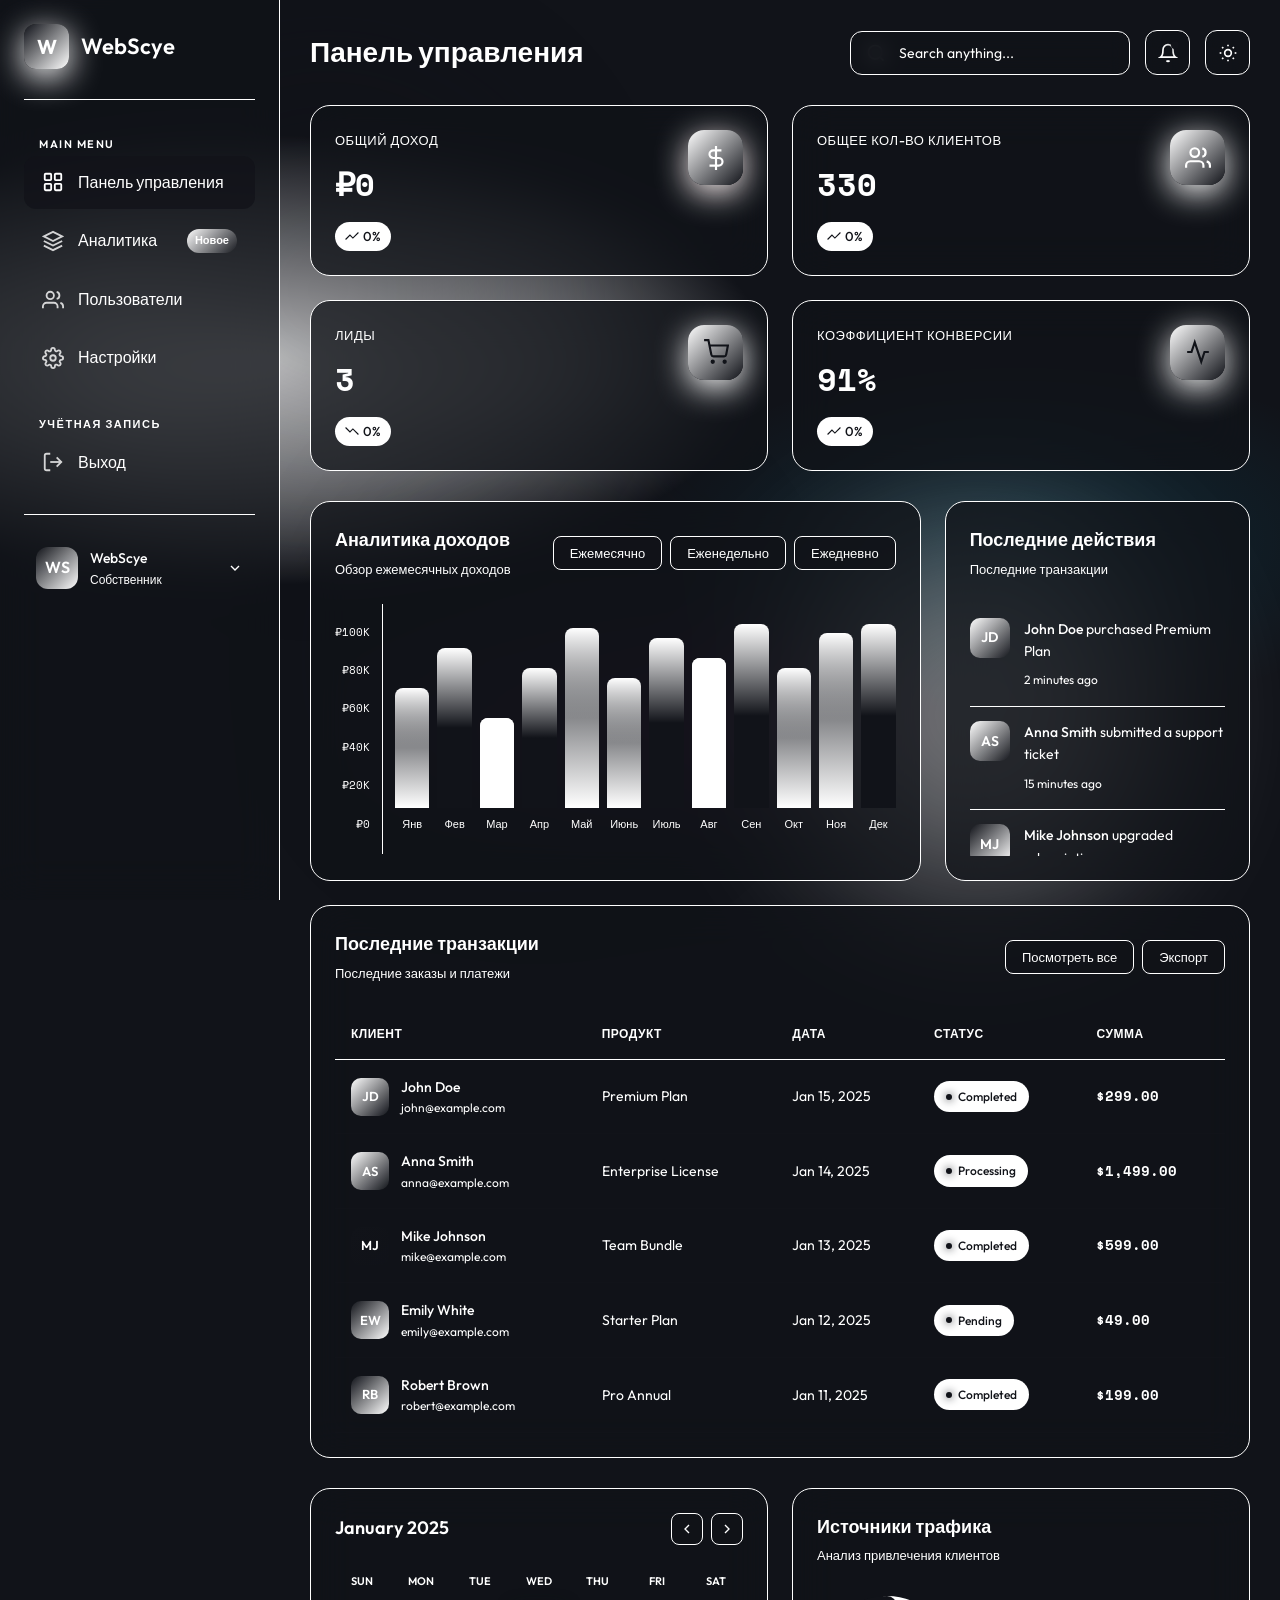
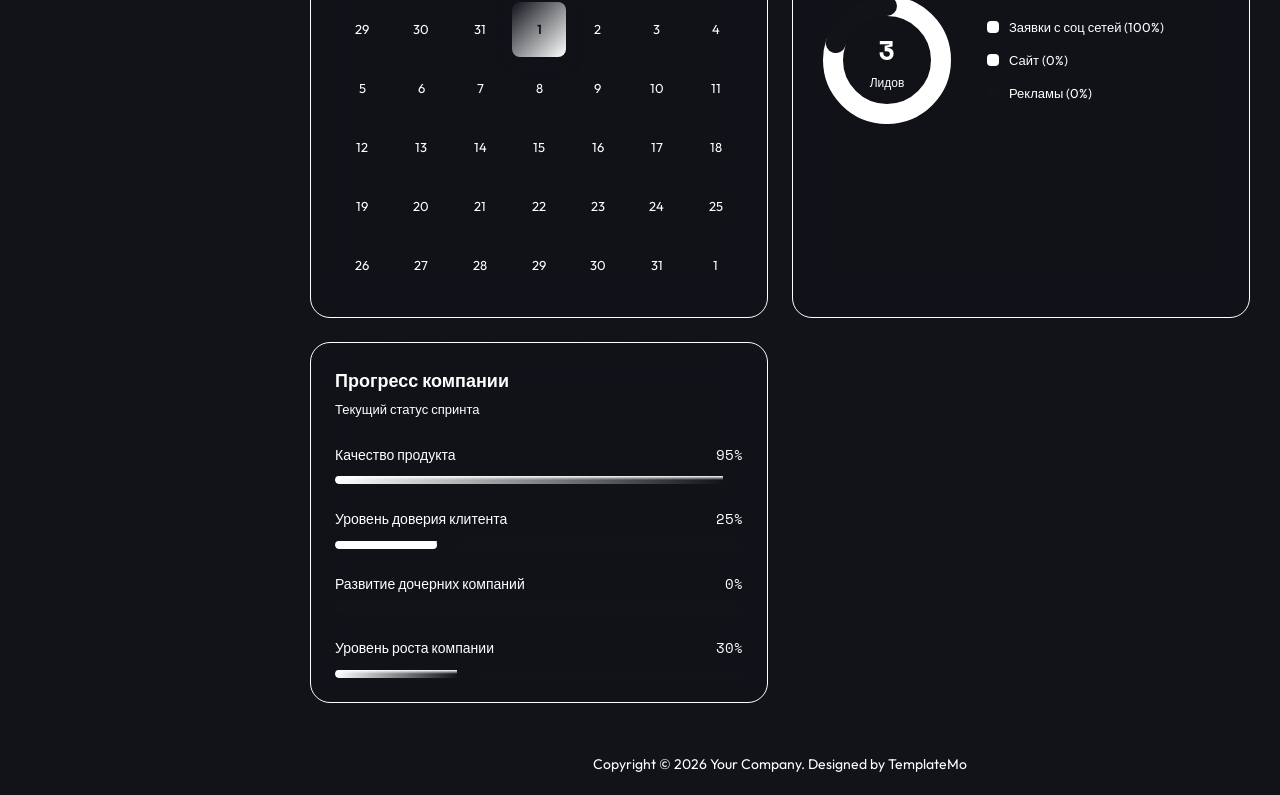
<file: index.html>
<!DOCTYPE html>
<html lang="en">
<head>
    <meta charset="UTF-8">
    <meta name="viewport" content="width=device-width, initial-scale=1.0">
    <title>CRM от WebScye</title>
    <meta name="description" content="3D Glassmorphism Dashboard Template by TemplateMo">
    <link rel="preconnect" href="https://fonts.googleapis.com">
    <link rel="preconnect" href="https://fonts.gstatic.com" crossorigin>
    <link href="https://fonts.googleapis.com/css2?family=Outfit:wght@300;400;500;600;700&family=Space+Mono:wght@400;700&display=swap" rel="stylesheet">
    <link rel="stylesheet" href="templatemo-glass-admin-style.css">
    <!--

TemplateMo 607 Glass Admin

https://templatemo.com/tm-607-glass-admin

-->
</head>
<body>
    <!-- Animated Background -->
    <div class="background"></div>
    <div class="orb orb-1"></div>
    <div class="orb orb-2"></div>
    <div class="orb orb-3"></div>

    <div class="dashboard">
        <!-- Sidebar -->
        <aside class="sidebar" id="sidebar">
            <div class="sidebar-header">
                <div class="logo">W</div>
                <span class="logo-text">WebScye</span>
            </div>

            <ul class="nav-menu">
                <li class="nav-section">
                    <span class="nav-section-title">Main Menu</span>
                    <ul>
                        <li class="nav-item">
                            <a href="index.html" class="nav-link active">
                                <svg class="nav-icon" viewBox="0 0 24 24" fill="none" stroke="currentColor" stroke-width="2">
                                    <rect x="3" y="3" width="7" height="7" rx="1"/>
                                    <rect x="14" y="3" width="7" height="7" rx="1"/>
                                    <rect x="3" y="14" width="7" height="7" rx="1"/>
                                    <rect x="14" y="14" width="7" height="7" rx="1"/>
                                </svg>
                                Панель управления
                            </a>
                        </li>
                        <li class="nav-item">
                            <a href="analytics.html" class="nav-link">
                                <svg class="nav-icon" viewBox="0 0 24 24" fill="none" stroke="currentColor" stroke-width="2">
                                    <path d="M12 2L2 7l10 5 10-5-10-5z"/>
                                    <path d="M2 17l10 5 10-5"/>
                                    <path d="M2 12l10 5 10-5"/>
                                </svg>
                                Аналитика
                                <span class="nav-badge">Новое
                                </span>
                            </a>
                        </li>
                        <li class="nav-item">
                            <a href="users.html" class="nav-link">
                                <svg class="nav-icon" viewBox="0 0 24 24" fill="none" stroke="currentColor" stroke-width="2">
                                    <path d="M17 21v-2a4 4 0 0 0-4-4H5a4 4 0 0 0-4 4v2"/>
                                    <circle cx="9" cy="7" r="4"/>
                                    <path d="M23 21v-2a4 4 0 0 0-3-3.87"/>
                                    <path d="M16 3.13a4 4 0 0 1 0 7.75"/>
                                </svg>
                                Пользователи
                            </a>
                        </li>
                        <li class="nav-item">
                            <a href="settings.html" class="nav-link">
                                <svg class="nav-icon" viewBox="0 0 24 24" fill="none" stroke="currentColor" stroke-width="2">
                                    <circle cx="12" cy="12" r="3"/>
                                    <path d="M19.4 15a1.65 1.65 0 0 0 .33 1.82l.06.06a2 2 0 0 1 0 2.83 2 2 0 0 1-2.83 0l-.06-.06a1.65 1.65 0 0 0-1.82-.33 1.65 1.65 0 0 0-1 1.51V21a2 2 0 0 1-2 2 2 2 0 0 1-2-2v-.09A1.65 1.65 0 0 0 9 19.4a1.65 1.65 0 0 0-1.82.33l-.06.06a2 2 0 0 1-2.83 0 2 2 0 0 1 0-2.83l.06-.06a1.65 1.65 0 0 0 .33-1.82 1.65 1.65 0 0 0-1.51-1H3a2 2 0 0 1-2-2 2 2 0 0 1 2-2h.09A1.65 1.65 0 0 0 4.6 9a1.65 1.65 0 0 0-.33-1.82l-.06-.06a2 2 0 0 1 0-2.83 2 2 0 0 1 2.83 0l.06.06a1.65 1.65 0 0 0 1.82.33H9a1.65 1.65 0 0 0 1-1.51V3a2 2 0 0 1 2-2 2 2 0 0 1 2 2v.09a1.65 1.65 0 0 0 1 1.51 1.65 1.65 0 0 0 1.82-.33l.06-.06a2 2 0 0 1 2.83 0 2 2 0 0 1 0 2.83l-.06.06a1.65 1.65 0 0 0-.33 1.82V9a1.65 1.65 0 0 0 1.51 1H21a2 2 0 0 1 2 2 2 2 0 0 1-2 2h-.09a1.65 1.65 0 0 0-1.51 1z"/>
                                </svg>
                                Настройки
                            </a>
                        </li>
                    </ul>
                </li>

                <li class="nav-section">
                    <span class="nav-section-title">Учётная запись</span>
                    <ul>
                        <li class="nav-item">
                            <a href="login.html" class="nav-link">
                                <svg class="nav-icon" viewBox="0 0 24 24" fill="none" stroke="currentColor" stroke-width="2">
                                    <path d="M9 21H5a2 2 0 0 1-2-2V5a2 2 0 0 1 2-2h4"/>
                                    <polyline points="16 17 21 12 16 7"/>
                                    <line x1="21" y1="12" x2="9" y2="12"/>
                                </svg>
                                Выход
                            </a>
                        </li>
                    </ul>
                </li>
            </ul>

            <div class="sidebar-footer">
                <div class="user-profile">
                    <div class="user-avatar">WS</div>
                    <div class="user-info">
                        <div class="user-name">WebScye</div>
                        <div class="user-role">Собственник</div>
                    </div>
                    <svg width="16" height="16" viewBox="0 0 24 24" fill="none" stroke="currentColor" stroke-width="2">
                        <polyline points="6 9 12 15 18 9"/>
                    </svg>
                </div>
            </div>
        </aside>

        <!-- Main Content -->
        <main class="main-content">
            <!-- Top Navbar -->
            <nav class="navbar">
                <h1 class="page-title">Панель управления</h1>
                <div class="navbar-right">
                    <div class="search-box">
                        <svg class="search-icon" viewBox="0 0 24 24" fill="none" stroke="currentColor" stroke-width="2">
                            <circle cx="11" cy="11" r="8"/>
                            <line x1="21" y1="21" x2="16.65" y2="16.65"/>
                        </svg>
                        <input type="text" class="search-input" placeholder="Search anything...">
                    </div>
                    <button class="nav-btn">
                        <svg viewBox="0 0 24 24" fill="none" stroke="currentColor" stroke-width="2">
                            <path d="M18 8A6 6 0 0 0 6 8c0 7-3 9-3 9h18s-3-2-3-9"/>
                            <path d="M13.73 21a2 2 0 0 1-3.46 0"/>
                        </svg>
                        <span class="notification-dot"></span>
                    </button>
                    <button class="nav-btn" id="theme-toggle" title="Toggle Light/Dark Mode">
                        <svg class="icon-sun" viewBox="0 0 24 24" fill="none" stroke="currentColor" stroke-width="2">
                            <circle cx="12" cy="12" r="4"/>
                            <path d="M12 2v2"/><path d="M12 20v2"/>
                            <path d="M4.93 4.93l1.41 1.41"/><path d="M17.66 17.66l1.41 1.41"/>
                            <path d="M2 12h2"/><path d="M20 12h2"/>
                            <path d="M6.34 17.66l-1.41 1.41"/><path d="M19.07 4.93l-1.41 1.41"/>
                        </svg>
                        <svg class="icon-moon" viewBox="0 0 24 24" fill="none" stroke="currentColor" stroke-width="2" style="display: none;">
                            <path d="M21 12.79A9 9 0 1 1 11.21 3 7 7 0 0 0 21 12.79z"/>
                        </svg>
                    </button>
                </div>
            </nav>

            <!-- Stats Cards -->
            <section class="stats-grid">
                <div class="glass-card glass-card-3d stat-card">
                    <div class="stat-card-inner">
                        <div class="stat-info">
                            <h3>Общий доход</h3>
                            <div class="stat-value">₽0</div>
                            <span class="stat-change positive">
                                <svg width="14" height="14" viewBox="0 0 24 24" fill="none" stroke="currentColor" stroke-width="2"><polyline points="23 6 13.5 15.5 8.5 10.5 1 18"/></svg>
                                0%
                            </span>
                        </div>
                        <div class="stat-icon cyan">
                            <svg viewBox="0 0 24 24" fill="none" stroke="var(--emerald-light)" stroke-width="2">
                                <line x1="12" y1="1" x2="12" y2="23"/><path d="M17 5H9.5a3.5 3.5 0 0 0 0 7h5a3.5 3.5 0 0 1 0 7H6"/>
                            </svg>
                        </div>
                    </div>
                </div>

                <div class="glass-card glass-card-3d stat-card">
                    <div class="stat-card-inner">
                        <div class="stat-info">
                            <h3>Общее кол-во клиентов</h3>
                            <div class="stat-value">330</div>
                            <span class="stat-change positive">
                                <svg width="14" height="14" viewBox="0 0 24 24" fill="none" stroke="currentColor" stroke-width="2"><polyline points="23 6 13.5 15.5 8.5 10.5 1 18"/></svg>
                                0%
                            </span>
                        </div>
                        <div class="stat-icon magenta">
                            <svg viewBox="0 0 24 24" fill="none" stroke="var(--gold)" stroke-width="2">
                                <path d="M17 21v-2a4 4 0 0 0-4-4H5a4 4 0 0 0-4 4v2"/><circle cx="9" cy="7" r="4"/>
                                <path d="M23 21v-2a4 4 0 0 0-3-3.87"/><path d="M16 3.13a4 4 0 0 1 0 7.75"/>
                            </svg>
                        </div>
                    </div>
                </div>

                <div class="glass-card glass-card-3d stat-card">
                    <div class="stat-card-inner">
                        <div class="stat-info">
                            <h3>Лиды</h3>
                            <div class="stat-value">3</div>
                            <span class="stat-change positive">
                                <svg width="14" height="14" viewBox="0 0 24 24" fill="none" stroke="currentColor" stroke-width="2"><polyline points="1 6 8.5 13.5 13.5 8.5 23 18"/></svg>
                                0%
                            </span>
                        </div>
                        <div class="stat-icon purple">
                            <svg viewBox="0 0 24 24" fill="none" stroke="var(--coral)" stroke-width="2">
                                <circle cx="9" cy="21" r="1"/><circle cx="20" cy="21" r="1"/>
                                <path d="M1 1h4l2.68 13.39a2 2 0 0 0 2 1.61h9.72a2 2 0 0 0 2-1.61L23 6H6"/>
                            </svg>
                        </div>
                    </div>
                </div>

                <div class="glass-card glass-card-3d stat-card">
                    <div class="stat-card-inner">
                        <div class="stat-info">
                            <h3>Коэффициент Конверсии</h3>
                            <div class="stat-value">91%</div>
                            <span class="stat-change positive">
                                <svg width="14" height="14" viewBox="0 0 24 24" fill="none" stroke="currentColor" stroke-width="2"><polyline points="23 6 13.5 15.5 8.5 10.5 1 18"/></svg>
                                0%
                            </span>
                        </div>
                        <div class="stat-icon success">
                            <svg viewBox="0 0 24 24" fill="none" stroke="var(--success)" stroke-width="2">
                                <polyline points="22 12 18 12 15 21 9 3 6 12 2 12"/>
                            </svg>
                        </div>
                    </div>
                </div>
            </section>

            <!-- Content Grid -->
            <section class="content-grid">
                <!-- Chart Card -->
                <div class="glass-card chart-card">
                    <div class="card-header">
                        <div>
                            <h2 class="card-title">Аналитика доходов</h2>
                            <p class="card-subtitle">Обзор ежемесячных доходов</p>
                        </div>
                        <div class="card-actions">
                            <button class="card-btn active">Ежемесячно</button>
                            <button class="card-btn ">Еженедельно</button>
                            <button class="card-btn ">Ежедневно</button>
                        </div>
                    </div>
                    <div class="chart-wrapper">
                        <div class="chart-container">
                            <div class="chart-y-axis">
                                <span class="y-value">₽100K</span>
                                <span class="y-value">₽80K</span>
                                <span class="y-value">₽60K</span>
                                <span class="y-value">₽40K</span>
                                <span class="y-value">₽20K</span>
                                <span class="y-value">₽0</span>
                            </div>
                            <div class="chart-placeholder">
                                <div class="chart-bar-group"><div class="chart-bar bar-emerald" style="height: 120px;"></div><span class="chart-label">Янв</span></div>
                                <div class="chart-bar-group"><div class="chart-bar bar-gold" style="height: 160px;"></div><span class="chart-label">Фев</span></div>
                                <div class="chart-bar-group"><div class="chart-bar bar-coral" style="height: 90px;"></div><span class="chart-label">Мар</span></div>
                                <div class="chart-bar-group"><div class="chart-bar bar-teal" style="height: 140px;"></div><span class="chart-label">Апр</span></div>
                                <div class="chart-bar-group"><div class="chart-bar bar-amber" style="height: 180px;"></div><span class="chart-label">Май</span></div>
                                <div class="chart-bar-group"><div class="chart-bar bar-emerald" style="height: 130px;"></div><span class="chart-label">Июнь</span></div>
                                <div class="chart-bar-group"><div class="chart-bar bar-gold" style="height: 170px;"></div><span class="chart-label">Июль</span></div>
                                <div class="chart-bar-group"><div class="chart-bar bar-coral" style="height: 150px;"></div><span class="chart-label">Авг</span></div>
                                <div class="chart-bar-group"><div class="chart-bar bar-teal" style="height: 190px;"></div><span class="chart-label">Сен</span></div>
                                <div class="chart-bar-group"><div class="chart-bar bar-amber" style="height: 140px;"></div><span class="chart-label">Окт</span></div>
                                <div class="chart-bar-group"><div class="chart-bar bar-emerald" style="height: 175px;"></div><span class="chart-label">Ноя</span></div>
                                <div class="chart-bar-group"><div class="chart-bar bar-gold" style="height: 200px;"></div><span class="chart-label">Дек</span></div>
                            </div>
                        </div>
                    </div>
                </div>

                <!-- Activity Feed -->
                <div class="glass-card activity-card">
                    <div class="card-header">
                        <div>
                            <h2 class="card-title">Последние действия</h2>
                            <p class="card-subtitle">Последние транзакции</p>
                        </div>
                    </div>
                    <div class="activity-list">
                        <div class="activity-item">
                            <div class="activity-avatar" style="background: linear-gradient(135deg, var(--emerald-light), var(--emerald));">JD</div>
                            <div class="activity-content">
                                <p class="activity-text"><strong>John Doe</strong> purchased Premium Plan</p>
                                <span class="activity-time">2 minutes ago</span>
                            </div>
                        </div>
                        <div class="activity-item">
                            <div class="activity-avatar" style="background: linear-gradient(135deg, var(--gold), var(--amber));">AS</div>
                            <div class="activity-content">
                                <p class="activity-text"><strong>Anna Smith</strong> submitted a support ticket</p>
                                <span class="activity-time">15 minutes ago</span>
                            </div>
                        </div>
                        <div class="activity-item">
                            <div class="activity-avatar" style="background: linear-gradient(135deg, var(--coral), var(--gold));">MJ</div>
                            <div class="activity-content">
                                <p class="activity-text"><strong>Mike Johnson</strong> upgraded subscription</p>
                                <span class="activity-time">1 hour ago</span>
                            </div>
                        </div>
                        <div class="activity-item">
                            <div class="activity-avatar" style="background: linear-gradient(135deg, var(--success), var(--emerald));">EW</div>
                            <div class="activity-content">
                                <p class="activity-text"><strong>Emily White</strong> completed onboarding</p>
                                <span class="activity-time">2 hours ago</span>
                            </div>
                        </div>
                        <div class="activity-item">
                            <div class="activity-avatar" style="background: linear-gradient(135deg, var(--warning), var(--gold));">RB</div>
                            <div class="activity-content">
                                <p class="activity-text"><strong>Robert Brown</strong> requested refund</p>
                                <span class="activity-time">3 hours ago</span>
                            </div>
                        </div>
                    </div>
                </div>

                <!-- Data Table -->
                <div class="glass-card table-card">
                    <div class="card-header">
                        <div>
                            <h2 class="card-title">Последние транзакции</h2>
                            <p class="card-subtitle">Последние заказы и платежи</p>
                        </div>
                        <div class="card-actions">
                            <button class="card-btn">Посмотреть все</button>
                            <button class="card-btn">Экспорт</button>
                        </div>
                    </div>
                    <div class="table-wrapper">
                        <table class="data-table">
                            <thead>
                                <tr>
                                    <th>Клиент</th>
                                    <th>Продукт</th>
                                    <th>Дата</th>
                                    <th>Статус</th>
                                    <th>Сумма</th>
                                </tr>
                            </thead>
                            <tbody>
                                <tr>
                                    <td><div class="table-user"><div class="table-avatar" style="background: linear-gradient(135deg, var(--emerald-light), var(--emerald));">JD</div><div class="table-user-info"><span class="table-user-name">John Doe</span><span class="table-user-email">john@example.com</span></div></div></td>
                                    <td>Premium Plan</td>
                                    <td>Jan 15, 2025</td>
                                    <td><span class="status-badge completed">Completed</span></td>
                                    <td><span class="table-amount">$299.00</span></td>
                                </tr>
                                <tr>
                                    <td><div class="table-user"><div class="table-avatar" style="background: linear-gradient(135deg, var(--gold), var(--amber));">AS</div><div class="table-user-info"><span class="table-user-name">Anna Smith</span><span class="table-user-email">anna@example.com</span></div></div></td>
                                    <td>Enterprise License</td>
                                    <td>Jan 14, 2025</td>
                                    <td><span class="status-badge processing">Processing</span></td>
                                    <td><span class="table-amount">$1,499.00</span></td>
                                </tr>
                                <tr>
                                    <td><div class="table-user"><div class="table-avatar" style="background: linear-gradient(135deg, var(--success), var(--emerald));">MJ</div><div class="table-user-info"><span class="table-user-name">Mike Johnson</span><span class="table-user-email">mike@example.com</span></div></div></td>
                                    <td>Team Bundle</td>
                                    <td>Jan 13, 2025</td>
                                    <td><span class="status-badge completed">Completed</span></td>
                                    <td><span class="table-amount">$599.00</span></td>
                                </tr>
                                <tr>
                                    <td><div class="table-user"><div class="table-avatar" style="background: linear-gradient(135deg, var(--coral), var(--gold));">EW</div><div class="table-user-info"><span class="table-user-name">Emily White</span><span class="table-user-email">emily@example.com</span></div></div></td>
                                    <td>Starter Plan</td>
                                    <td>Jan 12, 2025</td>
                                    <td><span class="status-badge pending">Pending</span></td>
                                    <td><span class="table-amount">$49.00</span></td>
                                </tr>
                                <tr>
                                    <td><div class="table-user"><div class="table-avatar" style="background: linear-gradient(135deg, var(--emerald), var(--gold));">RB</div><div class="table-user-info"><span class="table-user-name">Robert Brown</span><span class="table-user-email">robert@example.com</span></div></div></td>
                                    <td>Pro Annual</td>
                                    <td>Jan 11, 2025</td>
                                    <td><span class="status-badge completed">Completed</span></td>
                                    <td><span class="table-amount">$199.00</span></td>
                                </tr>
                            </tbody>
                        </table>
                    </div>
                </div>
            </section>

            <!-- Bottom Grid -->
            <section class="bottom-grid">
                <!-- Calendar Widget -->
                <div class="glass-card">
                    <div class="calendar-header">
                        <h2 class="card-title">January 2025</h2>
                        <div class="calendar-nav">
                            <button class="calendar-nav-btn"><svg viewBox="0 0 24 24" fill="none" stroke="currentColor" stroke-width="2"><polyline points="15 18 9 12 15 6"/></svg></button>
                            <button class="calendar-nav-btn"><svg viewBox="0 0 24 24" fill="none" stroke="currentColor" stroke-width="2"><polyline points="9 18 15 12 9 6"/></svg></button>
                        </div>
                    </div>
                    <div class="calendar-grid">
                        <span class="calendar-day-name">Sun</span><span class="calendar-day-name">Mon</span><span class="calendar-day-name">Tue</span><span class="calendar-day-name">Wed</span><span class="calendar-day-name">Thu</span><span class="calendar-day-name">Fri</span><span class="calendar-day-name">Sat</span>
                        <span class="calendar-day other-month">29</span><span class="calendar-day other-month">30</span><span class="calendar-day other-month">31</span><span class="calendar-day today">1</span><span class="calendar-day">2</span><span class="calendar-day">3</span><span class="calendar-day">4</span>
                        <span class="calendar-day">5</span><span class="calendar-day">6</span><span class="calendar-day">7</span><span class="calendar-day">8</span><span class="calendar-day">9</span><span class="calendar-day">10</span><span class="calendar-day">11</span>
                        <span class="calendar-day">12</span><span class="calendar-day">13</span><span class="calendar-day">14</span><span class="calendar-day">15</span><span class="calendar-day">16</span><span class="calendar-day">17</span><span class="calendar-day">18</span>
                        <span class="calendar-day">19</span><span class="calendar-day">20</span><span class="calendar-day">21</span><span class="calendar-day">22</span><span class="calendar-day">23</span><span class="calendar-day">24</span><span class="calendar-day">25</span>
                        <span class="calendar-day">26</span><span class="calendar-day">27</span><span class="calendar-day">28</span><span class="calendar-day">29</span><span class="calendar-day">30</span><span class="calendar-day">31</span><span class="calendar-day other-month">1</span>
                    </div>
                </div>

                <!-- Donut Chart -->
                <div class="glass-card">
                    <div class="card-header">
                        <div>
                            <h2 class="card-title">Источники трафика</h2>
                            <p class="card-subtitle">Анализ привлечения клиентов</p>
                        </div>
                    </div>
                    <div class="donut-container">
                        <div class="donut-chart">
                            <svg width="140" height="140" viewBox="0 0 140 140">
                                <circle class="donut-bg" cx="70" cy="70" r="54"/>
                                <circle class="donut-segment" cx="70" cy="70" r="54" stroke="var(--emerald-light)" stroke-dasharray="169.6 339.3" stroke-dashoffset="0"/>
                                <circle class="donut-segment" cx="70" cy="70" r="54" stroke="var(--gold)" stroke-dasharray="101.8 339.3" stroke-dashoffset="-169.6"/>
                                <circle class="donut-segment" cx="70" cy="70" r="54" stroke="var(--coral)" stroke-dasharray="67.9 339.3" stroke-dashoffset="-271.4"/>
                            </svg>
                            <div class="donut-center">
                                <div class="donut-value">3</div>
                                <div class="donut-label">Лидов</div>
                            </div>
                        </div>
                        <div class="donut-legend">
                            <div class="legend-item"><span class="legend-color cyan"></span><span>Заявки с соц сетей (100%)</span></div>
                            <div class="legend-item"><span class="legend-color magenta"></span><span>Сайт (0%)</span></div>
                            <div class="legend-item"><span class="legend-color purple"></span><span>Рекламы (0%)</span></div>
                        </div>
                    </div>
                </div>

                <!-- Progress Card -->
                <div class="glass-card progress-card">
                    <div class="card-header">
                        <div>
                            <h2 class="card-title">Прогресс компании</h2>
                            <p class="card-subtitle">Текущий статус спринта</p>
                        </div>
                    </div>
                    <div class="progress-item">
                        <div class="progress-header"><span class="progress-label">Качество продукта</span><span class="progress-value">95%</span></div>
                        <div class="progress-bar"><div class="progress-fill cyan" style="width: 95%;"></div></div>
                    </div>
                    <div class="progress-item">
                        <div class="progress-header"><span class="progress-label">Уровень доверия клитента</span><span class="progress-value">25%</span></div>
                        <div class="progress-bar"><div class="progress-fill magenta" style="width: 25%;"></div></div>
                    </div>
                    <div class="progress-item">
                        <div class="progress-header"><span class="progress-label">Развитие дочерних компаний</span><span class="progress-value">0%</span></div>
                        <div class="progress-bar"><div class="progress-fill purple" style="width: 0%;"></div></div>
                    </div>
                    <div class="progress-item">
                        <div class="progress-header"><span class="progress-label">Уровень роста компании</span><span class="progress-value">30%</span></div>
                        <div class="progress-bar"><div class="progress-fill cyan" style="width: 30%;"></div></div>
                    </div>
                </div>
            </section>
        </main>
    </div>

    <!-- Mobile Menu Toggle -->
    <button class="mobile-menu-toggle">
        <svg viewBox="0 0 24 24" fill="none" stroke="currentColor" stroke-width="2">
            <line x1="3" y1="12" x2="21" y2="12"/><line x1="3" y1="6" x2="21" y2="6"/><line x1="3" y1="18" x2="21" y2="18"/>
        </svg>
    </button>

    <!-- Footer -->
    <footer class="site-footer">
        <p>Copyright © 2026 Your Company. Designed by <a href="https://templatemo.com" target="_blank" rel="nofollow">TemplateMo</a></p>
    </footer>

    <script src="templatemo-glass-admin-script.js"></script>
    <!-- TemplateMo 607 Glass Admin -->
</body>
</html>
</file>
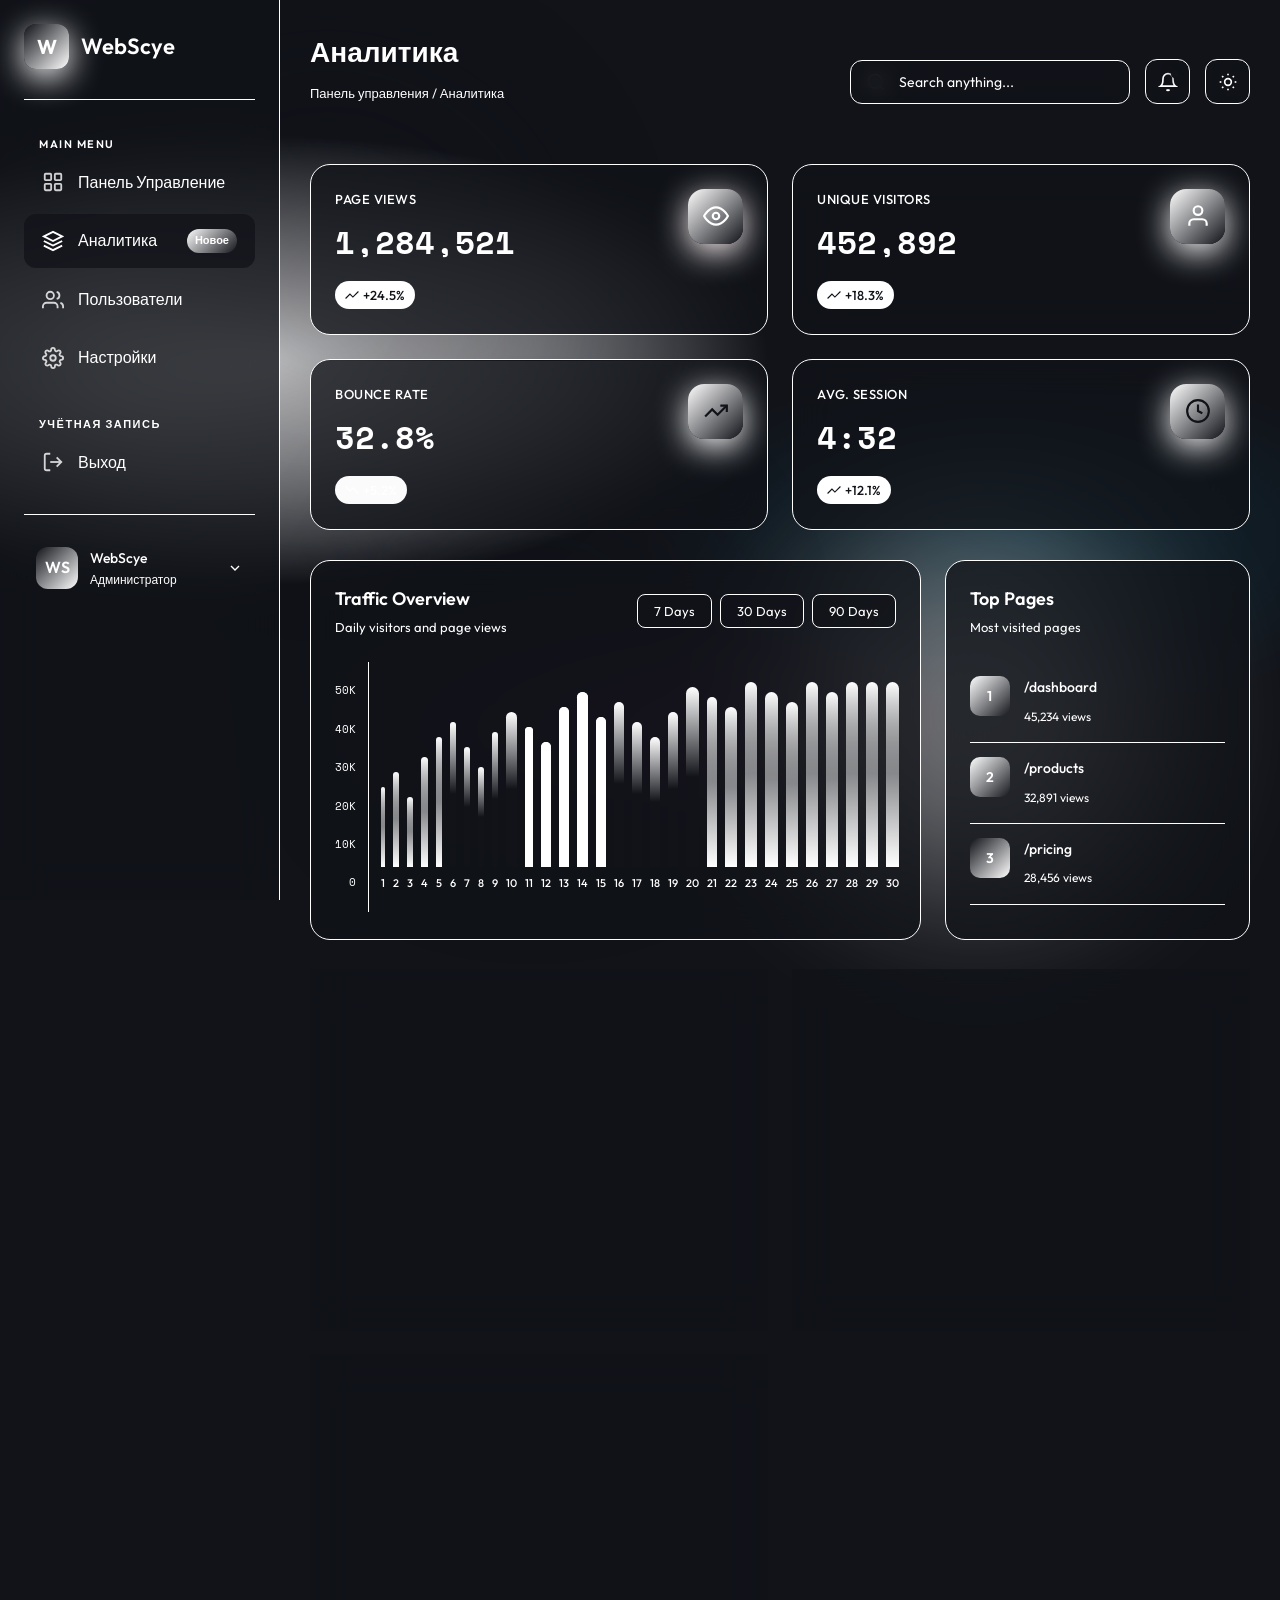
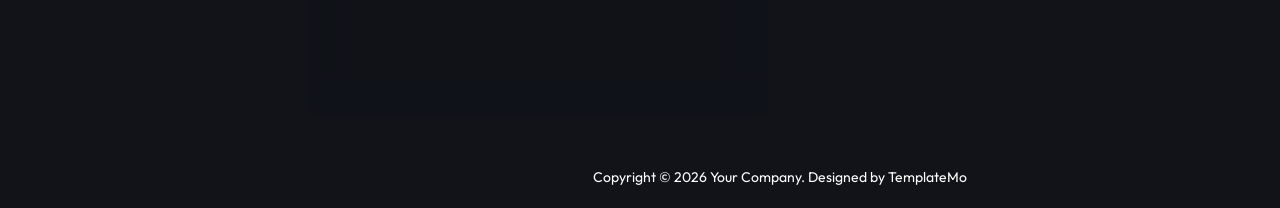
<file: analytics.html>
<!DOCTYPE html>
<html lang="en">
<head>
    <meta charset="UTF-8">
    <meta name="viewport" content="width=device-width, initial-scale=1.0">
    <title>CRM от WebScye</title>
    <meta name="description" content="3D Glassmorphism Dashboard Template by TemplateMo">
    <link rel="preconnect" href="https://fonts.googleapis.com">
    <link rel="preconnect" href="https://fonts.gstatic.com" crossorigin>
    <link href="https://fonts.googleapis.com/css2?family=Outfit:wght@300;400;500;600;700&family=Space+Mono:wght@400;700&display=swap" rel="stylesheet">
    <link rel="stylesheet" href="templatemo-glass-admin-style.css">
    <!--

TemplateMo 607 Glass Admin

https://templatemo.com/tm-607-glass-admin

-->
</head>
<body>
    <!-- Animated Background -->
    <div class="background"></div>
    <div class="orb orb-1"></div>
    <div class="orb orb-2"></div>
    <div class="orb orb-3"></div>

    <div class="dashboard">
        <!-- Sidebar -->
        <aside class="sidebar" id="sidebar">
            <div class="sidebar-header">
                <div class="logo">W</div>
                <span class="logo-text">WebScye</span>
            </div>

            <ul class="nav-menu">
                <li class="nav-section">
                    <span class="nav-section-title">Main Menu</span>
                    <ul>
                        <li class="nav-item">
                            <a href="index.html" class="nav-link">
                                <svg class="nav-icon" viewBox="0 0 24 24" fill="none" stroke="currentColor" stroke-width="2">
                                    <rect x="3" y="3" width="7" height="7" rx="1"/><rect x="14" y="3" width="7" height="7" rx="1"/>
                                    <rect x="3" y="14" width="7" height="7" rx="1"/><rect x="14" y="14" width="7" height="7" rx="1"/>
                                </svg>
                                Панель Управление
                            </a>
                        </li>
                        <li class="nav-item">
                            <a href="analytics.html" class="nav-link active">
                                <svg class="nav-icon" viewBox="0 0 24 24" fill="none" stroke="currentColor" stroke-width="2">
                                    <path d="M12 2L2 7l10 5 10-5-10-5z"/><path d="M2 17l10 5 10-5"/><path d="M2 12l10 5 10-5"/>
                                </svg>
                                Аналитика
                                <span class="nav-badge">Новое</span>
                            </a>
                        </li>
                        <li class="nav-item">
                            <a href="users.html" class="nav-link">
                                <svg class="nav-icon" viewBox="0 0 24 24" fill="none" stroke="currentColor" stroke-width="2">
                                    <path d="M17 21v-2a4 4 0 0 0-4-4H5a4 4 0 0 0-4 4v2"/><circle cx="9" cy="7" r="4"/>
                                    <path d="M23 21v-2a4 4 0 0 0-3-3.87"/><path d="M16 3.13a4 4 0 0 1 0 7.75"/>
                                </svg>
                                Пользователи
                            </a>
                        </li>
                        <li class="nav-item">
                            <a href="settings.html" class="nav-link">
                                <svg class="nav-icon" viewBox="0 0 24 24" fill="none" stroke="currentColor" stroke-width="2">
                                    <circle cx="12" cy="12" r="3"/>
                                    <path d="M19.4 15a1.65 1.65 0 0 0 .33 1.82l.06.06a2 2 0 0 1 0 2.83 2 2 0 0 1-2.83 0l-.06-.06a1.65 1.65 0 0 0-1.82-.33 1.65 1.65 0 0 0-1 1.51V21a2 2 0 0 1-2 2 2 2 0 0 1-2-2v-.09A1.65 1.65 0 0 0 9 19.4a1.65 1.65 0 0 0-1.82.33l-.06.06a2 2 0 0 1-2.83 0 2 2 0 0 1 0-2.83l.06-.06a1.65 1.65 0 0 0 .33-1.82 1.65 1.65 0 0 0-1.51-1H3a2 2 0 0 1-2-2 2 2 0 0 1 2-2h.09A1.65 1.65 0 0 0 4.6 9a1.65 1.65 0 0 0-.33-1.82l-.06-.06a2 2 0 0 1 0-2.83 2 2 0 0 1 2.83 0l.06.06a1.65 1.65 0 0 0 1.82.33H9a1.65 1.65 0 0 0 1-1.51V3a2 2 0 0 1 2-2 2 2 0 0 1 2 2v.09a1.65 1.65 0 0 0 1 1.51 1.65 1.65 0 0 0 1.82-.33l.06-.06a2 2 0 0 1 2.83 0 2 2 0 0 1 0 2.83l-.06.06a1.65 1.65 0 0 0-.33 1.82V9a1.65 1.65 0 0 0 1.51 1H21a2 2 0 0 1 2 2 2 2 0 0 1-2 2h-.09a1.65 1.65 0 0 0-1.51 1z"/>
                                </svg>
                                Настройки
                            </a>
                        </li>
                    </ul>
                </li>

                <li class="nav-section">
                    <span class="nav-section-title">Учётная запись</span>
                    <ul>
                        <li class="nav-item">
                            <a href="login.html" class="nav-link">
                                <svg class="nav-icon" viewBox="0 0 24 24" fill="none" stroke="currentColor" stroke-width="2">
                                    <path d="M9 21H5a2 2 0 0 1-2-2V5a2 2 0 0 1 2-2h4"/>
                                    <polyline points="16 17 21 12 16 7"/><line x1="21" y1="12" x2="9" y2="12"/>
                                </svg>
                                Выход
                            </a>
                        </li>
                    </ul>
                </li>
            </ul>

            <div class="sidebar-footer">
                <div class="user-profile">
                    <div class="user-avatar">WS</div>
                    <div class="user-info">
                        <div class="user-name">WebScye</div>
                        <div class="user-role">Администратор</div>
                    </div>
                    <svg width="16" height="16" viewBox="0 0 24 24" fill="none" stroke="currentColor" stroke-width="2">
                        <polyline points="6 9 12 15 18 9"/>
                    </svg>
                </div>
            </div>
        </aside>

        <!-- Main Content -->
        <main class="main-content">
            <!-- Top Navbar -->
            <nav class="navbar">
                <div class="page-header">
                    <h1 class="page-title">Аналитика</h1>
                    <div class="page-breadcrumb">
                        <a href="index.html">Панель управления / Аналитика</a>
                        <span></span>
                        <span></span>
                    </div>
                </div>
                <div class="navbar-right">
                    <div class="search-box">
                        <svg class="search-icon" viewBox="0 0 24 24" fill="none" stroke="currentColor" stroke-width="2">
                            <circle cx="11" cy="11" r="8"/><line x1="21" y1="21" x2="16.65" y2="16.65"/>
                        </svg>
                        <input type="text" class="search-input" placeholder="Search anything...">
                    </div>
                    <button class="nav-btn">
                        <svg viewBox="0 0 24 24" fill="none" stroke="currentColor" stroke-width="2">
                            <path d="M18 8A6 6 0 0 0 6 8c0 7-3 9-3 9h18s-3-2-3-9"/><path d="M13.73 21a2 2 0 0 1-3.46 0"/>
                        </svg>
                        <span class="notification-dot"></span>
                    </button>
                    <button class="nav-btn" id="theme-toggle" title="Toggle Light/Dark Mode">
                        <svg class="icon-sun" viewBox="0 0 24 24" fill="none" stroke="currentColor" stroke-width="2">
                            <circle cx="12" cy="12" r="4"/><path d="M12 2v2"/><path d="M12 20v2"/>
                            <path d="M4.93 4.93l1.41 1.41"/><path d="M17.66 17.66l1.41 1.41"/>
                            <path d="M2 12h2"/><path d="M20 12h2"/>
                            <path d="M6.34 17.66l-1.41 1.41"/><path d="M19.07 4.93l-1.41 1.41"/>
                        </svg>
                        <svg class="icon-moon" viewBox="0 0 24 24" fill="none" stroke="currentColor" stroke-width="2" style="display: none;">
                            <path d="M21 12.79A9 9 0 1 1 11.21 3 7 7 0 0 0 21 12.79z"/>
                        </svg>
                    </button>
                </div>
            </nav>

            <!-- Stats Cards -->
            <section class="stats-grid">
                <div class="glass-card glass-card-3d stat-card">
                    <div class="stat-card-inner">
                        <div class="stat-info">
                            <h3>Page Views</h3>
                            <div class="stat-value">1,284,521</div>
                            <span class="stat-change positive">
                                <svg width="14" height="14" viewBox="0 0 24 24" fill="none" stroke="currentColor" stroke-width="2"><polyline points="23 6 13.5 15.5 8.5 10.5 1 18"/></svg>
                                +24.5%
                            </span>
                        </div>
                        <div class="stat-icon cyan">
                            <svg viewBox="0 0 24 24" fill="none" stroke="var(--emerald-light)" stroke-width="2">
                                <path d="M1 12s4-8 11-8 11 8 11 8-4 8-11 8-11-8-11-8z"/><circle cx="12" cy="12" r="3"/>
                            </svg>
                        </div>
                    </div>
                </div>

                <div class="glass-card glass-card-3d stat-card">
                    <div class="stat-card-inner">
                        <div class="stat-info">
                            <h3>Unique Visitors</h3>
                            <div class="stat-value">452,892</div>
                            <span class="stat-change positive">
                                <svg width="14" height="14" viewBox="0 0 24 24" fill="none" stroke="currentColor" stroke-width="2"><polyline points="23 6 13.5 15.5 8.5 10.5 1 18"/></svg>
                                +18.3%
                            </span>
                        </div>
                        <div class="stat-icon magenta">
                            <svg viewBox="0 0 24 24" fill="none" stroke="var(--gold)" stroke-width="2">
                                <path d="M20 21v-2a4 4 0 0 0-4-4H8a4 4 0 0 0-4 4v2"/><circle cx="12" cy="7" r="4"/>
                            </svg>
                        </div>
                    </div>
                </div>

                <div class="glass-card glass-card-3d stat-card">
                    <div class="stat-card-inner">
                        <div class="stat-info">
                            <h3>Bounce Rate</h3>
                            <div class="stat-value">32.8%</div>
                            <span class="stat-change negative">
                                <svg width="14" height="14" viewBox="0 0 24 24" fill="none" stroke="currentColor" stroke-width="2"><polyline points="23 18 13.5 8.5 8.5 13.5 1 6"/></svg>
                                +5.2%
                            </span>
                        </div>
                        <div class="stat-icon purple">
                            <svg viewBox="0 0 24 24" fill="none" stroke="var(--coral)" stroke-width="2">
                                <polyline points="22 7 13.5 15.5 8.5 10.5 2 17"/><polyline points="16 7 22 7 22 13"/>
                            </svg>
                        </div>
                    </div>
                </div>

                <div class="glass-card glass-card-3d stat-card">
                    <div class="stat-card-inner">
                        <div class="stat-info">
                            <h3>Avg. Session</h3>
                            <div class="stat-value">4:32</div>
                            <span class="stat-change positive">
                                <svg width="14" height="14" viewBox="0 0 24 24" fill="none" stroke="currentColor" stroke-width="2"><polyline points="23 6 13.5 15.5 8.5 10.5 1 18"/></svg>
                                +12.1%
                            </span>
                        </div>
                        <div class="stat-icon success">
                            <svg viewBox="0 0 24 24" fill="none" stroke="var(--success)" stroke-width="2">
                                <circle cx="12" cy="12" r="10"/><polyline points="12 6 12 12 16 14"/>
                            </svg>
                        </div>
                    </div>
                </div>
            </section>

            <!-- Content Grid -->
            <section class="content-grid">
                <!-- Main Chart -->
                <div class="glass-card chart-card">
                    <div class="card-header">
                        <div>
                            <h2 class="card-title">Traffic Overview</h2>
                            <p class="card-subtitle">Daily visitors and page views</p>
                        </div>
                        <div class="card-actions">
                            <button class="card-btn">7 Days</button>
                            <button class="card-btn active">30 Days</button>
                            <button class="card-btn">90 Days</button>
                        </div>
                    </div>
                    <div class="chart-wrapper">
                        <div class="chart-container">
                            <div class="chart-y-axis">
                                <span class="y-value">50K</span>
                                <span class="y-value">40K</span>
                                <span class="y-value">30K</span>
                                <span class="y-value">20K</span>
                                <span class="y-value">10K</span>
                                <span class="y-value">0</span>
                            </div>
                            <div class="chart-placeholder">
                                <div class="chart-bar-group"><div class="chart-bar bar-emerald" style="height: 80px;"></div><span class="chart-label">1</span></div>
                                <div class="chart-bar-group"><div class="chart-bar bar-emerald" style="height: 95px;"></div><span class="chart-label">2</span></div>
                                <div class="chart-bar-group"><div class="chart-bar bar-emerald" style="height: 70px;"></div><span class="chart-label">3</span></div>
                                <div class="chart-bar-group"><div class="chart-bar bar-emerald" style="height: 110px;"></div><span class="chart-label">4</span></div>
                                <div class="chart-bar-group"><div class="chart-bar bar-emerald" style="height: 130px;"></div><span class="chart-label">5</span></div>
                                <div class="chart-bar-group"><div class="chart-bar bar-gold" style="height: 145px;"></div><span class="chart-label">6</span></div>
                                <div class="chart-bar-group"><div class="chart-bar bar-gold" style="height: 120px;"></div><span class="chart-label">7</span></div>
                                <div class="chart-bar-group"><div class="chart-bar bar-gold" style="height: 100px;"></div><span class="chart-label">8</span></div>
                                <div class="chart-bar-group"><div class="chart-bar bar-gold" style="height: 135px;"></div><span class="chart-label">9</span></div>
                                <div class="chart-bar-group"><div class="chart-bar bar-gold" style="height: 155px;"></div><span class="chart-label">10</span></div>
                                <div class="chart-bar-group"><div class="chart-bar bar-coral" style="height: 140px;"></div><span class="chart-label">11</span></div>
                                <div class="chart-bar-group"><div class="chart-bar bar-coral" style="height: 125px;"></div><span class="chart-label">12</span></div>
                                <div class="chart-bar-group"><div class="chart-bar bar-coral" style="height: 160px;"></div><span class="chart-label">13</span></div>
                                <div class="chart-bar-group"><div class="chart-bar bar-coral" style="height: 175px;"></div><span class="chart-label">14</span></div>
                                <div class="chart-bar-group"><div class="chart-bar bar-coral" style="height: 150px;"></div><span class="chart-label">15</span></div>
                                <div class="chart-bar-group"><div class="chart-bar bar-teal" style="height: 165px;"></div><span class="chart-label">16</span></div>
                                <div class="chart-bar-group"><div class="chart-bar bar-teal" style="height: 145px;"></div><span class="chart-label">17</span></div>
                                <div class="chart-bar-group"><div class="chart-bar bar-teal" style="height: 130px;"></div><span class="chart-label">18</span></div>
                                <div class="chart-bar-group"><div class="chart-bar bar-teal" style="height: 155px;"></div><span class="chart-label">19</span></div>
                                <div class="chart-bar-group"><div class="chart-bar bar-teal" style="height: 180px;"></div><span class="chart-label">20</span></div>
                                <div class="chart-bar-group"><div class="chart-bar bar-amber" style="height: 170px;"></div><span class="chart-label">21</span></div>
                                <div class="chart-bar-group"><div class="chart-bar bar-amber" style="height: 160px;"></div><span class="chart-label">22</span></div>
                                <div class="chart-bar-group"><div class="chart-bar bar-amber" style="height: 185px;"></div><span class="chart-label">23</span></div>
                                <div class="chart-bar-group"><div class="chart-bar bar-amber" style="height: 175px;"></div><span class="chart-label">24</span></div>
                                <div class="chart-bar-group"><div class="chart-bar bar-amber" style="height: 165px;"></div><span class="chart-label">25</span></div>
                                <div class="chart-bar-group"><div class="chart-bar bar-emerald" style="height: 190px;"></div><span class="chart-label">26</span></div>
                                <div class="chart-bar-group"><div class="chart-bar bar-emerald" style="height: 175px;"></div><span class="chart-label">27</span></div>
                                <div class="chart-bar-group"><div class="chart-bar bar-emerald" style="height: 195px;"></div><span class="chart-label">28</span></div>
                                <div class="chart-bar-group"><div class="chart-bar bar-emerald" style="height: 185px;"></div><span class="chart-label">29</span></div>
                                <div class="chart-bar-group"><div class="chart-bar bar-emerald" style="height: 200px;"></div><span class="chart-label">30</span></div>
                            </div>
                        </div>
                    </div>
                </div>

                <!-- Top Pages -->
                <div class="glass-card activity-card">
                    <div class="card-header">
                        <div>
                            <h2 class="card-title">Top Pages</h2>
                            <p class="card-subtitle">Most visited pages</p>
                        </div>
                    </div>
                    <div class="activity-list">
                        <div class="activity-item">
                            <div class="activity-avatar" style="background: linear-gradient(135deg, var(--emerald-light), var(--emerald));">1</div>
                            <div class="activity-content">
                                <p class="activity-text"><strong>/dashboard</strong></p>
                                <span class="activity-time">45,234 views</span>
                            </div>
                        </div>
                        <div class="activity-item">
                            <div class="activity-avatar" style="background: linear-gradient(135deg, var(--gold), var(--amber));">2</div>
                            <div class="activity-content">
                                <p class="activity-text"><strong>/products</strong></p>
                                <span class="activity-time">32,891 views</span>
                            </div>
                        </div>
                        <div class="activity-item">
                            <div class="activity-avatar" style="background: linear-gradient(135deg, var(--coral), var(--gold));">3</div>
                            <div class="activity-content">
                                <p class="activity-text"><strong>/pricing</strong></p>
                                <span class="activity-time">28,456 views</span>
                            </div>
                        </div>
                        <div class="activity-item">
                            <div class="activity-avatar" style="background: linear-gradient(135deg, var(--success), var(--emerald));">4</div>
                            <div class="activity-content">
                                <p class="activity-text"><strong>/about</strong></p>
                                <span class="activity-time">19,234 views</span>
                            </div>
                        </div>
                        <div class="activity-item">
                            <div class="activity-avatar" style="background: linear-gradient(135deg, var(--warning), var(--gold));">5</div>
                            <div class="activity-content">
                                <p class="activity-text"><strong>/contact</strong></p>
                                <span class="activity-time">12,567 views</span>
                            </div>
                        </div>
                    </div>
                </div>
            </section>

            <!-- Bottom Grid -->
            <section class="bottom-grid">
                <!-- Device Breakdown -->
                <div class="glass-card">
                    <div class="card-header">
                        <div>
                            <h2 class="card-title">Devices</h2>
                            <p class="card-subtitle">Traffic by device type</p>
                        </div>
                    </div>
                    <div class="donut-container">
                        <div class="donut-chart">
                            <svg width="140" height="140" viewBox="0 0 140 140">
                                <circle class="donut-bg" cx="70" cy="70" r="54"/>
                                <circle class="donut-segment" cx="70" cy="70" r="54" stroke="var(--emerald-light)" stroke-dasharray="186.6 339.3" stroke-dashoffset="0"/>
                                <circle class="donut-segment" cx="70" cy="70" r="54" stroke="var(--gold)" stroke-dasharray="118.8 339.3" stroke-dashoffset="-186.6"/>
                                <circle class="donut-segment" cx="70" cy="70" r="54" stroke="var(--coral)" stroke-dasharray="33.9 339.3" stroke-dashoffset="-305.4"/>
                            </svg>
                            <div class="donut-center">
                                <div class="donut-value">100%</div>
                                <div class="donut-label">Total</div>
                            </div>
                        </div>
                        <div class="donut-legend">
                            <div class="legend-item"><span class="legend-color cyan"></span><span>Mobile (55%)</span></div>
                            <div class="legend-item"><span class="legend-color magenta"></span><span>Desktop (35%)</span></div>
                            <div class="legend-item"><span class="legend-color purple"></span><span>Tablet (10%)</span></div>
                        </div>
                    </div>
                </div>

                <!-- Browser Stats -->
                <div class="glass-card progress-card">
                    <div class="card-header">
                        <div>
                            <h2 class="card-title">Browsers</h2>
                            <p class="card-subtitle">Traffic by browser</p>
                        </div>
                    </div>
                    <div class="progress-item">
                        <div class="progress-header"><span class="progress-label">Chrome</span><span class="progress-value">64%</span></div>
                        <div class="progress-bar"><div class="progress-fill cyan" style="width: 64%;"></div></div>
                    </div>
                    <div class="progress-item">
                        <div class="progress-header"><span class="progress-label">Safari</span><span class="progress-value">22%</span></div>
                        <div class="progress-bar"><div class="progress-fill magenta" style="width: 22%;"></div></div>
                    </div>
                    <div class="progress-item">
                        <div class="progress-header"><span class="progress-label">Firefox</span><span class="progress-value">8%</span></div>
                        <div class="progress-bar"><div class="progress-fill purple" style="width: 8%;"></div></div>
                    </div>
                    <div class="progress-item">
                        <div class="progress-header"><span class="progress-label">Edge</span><span class="progress-value">6%</span></div>
                        <div class="progress-bar"><div class="progress-fill cyan" style="width: 6%;"></div></div>
                    </div>
                </div>

                <!-- Countries -->
                <div class="glass-card progress-card">
                    <div class="card-header">
                        <div>
                            <h2 class="card-title">Countries</h2>
                            <p class="card-subtitle">Top traffic sources</p>
                        </div>
                    </div>
                    <div class="progress-item">
                        <div class="progress-header"><span class="progress-label">🇺🇸 United States</span><span class="progress-value">38%</span></div>
                        <div class="progress-bar"><div class="progress-fill cyan" style="width: 38%;"></div></div>
                    </div>
                    <div class="progress-item">
                        <div class="progress-header"><span class="progress-label">🇬🇧 United Kingdom</span><span class="progress-value">18%</span></div>
                        <div class="progress-bar"><div class="progress-fill magenta" style="width: 18%;"></div></div>
                    </div>
                    <div class="progress-item">
                        <div class="progress-header"><span class="progress-label">🇩🇪 Germany</span><span class="progress-value">12%</span></div>
                        <div class="progress-bar"><div class="progress-fill purple" style="width: 12%;"></div></div>
                    </div>
                    <div class="progress-item">
                        <div class="progress-header"><span class="progress-label">🇨🇦 Canada</span><span class="progress-value">9%</span></div>
                        <div class="progress-bar"><div class="progress-fill cyan" style="width: 9%;"></div></div>
                    </div>
                </div>
            </section>
        </main>
    </div>

    <!-- Mobile Menu Toggle -->
    <button class="mobile-menu-toggle">
        <svg viewBox="0 0 24 24" fill="none" stroke="currentColor" stroke-width="2">
            <line x1="3" y1="12" x2="21" y2="12"/><line x1="3" y1="6" x2="21" y2="6"/><line x1="3" y1="18" x2="21" y2="18"/>
        </svg>
    </button>

    <!-- Footer -->
    <footer class="site-footer">
        <p>Copyright © 2026 Your Company. Designed by <a href="https://templatemo.com" target="_blank" rel="nofollow">TemplateMo</a></p>
    </footer>

    <script src="templatemo-glass-admin-script.js"></script>
    <!-- TemplateMo 607 Glass Admin -->
</body>
</html>
</file>
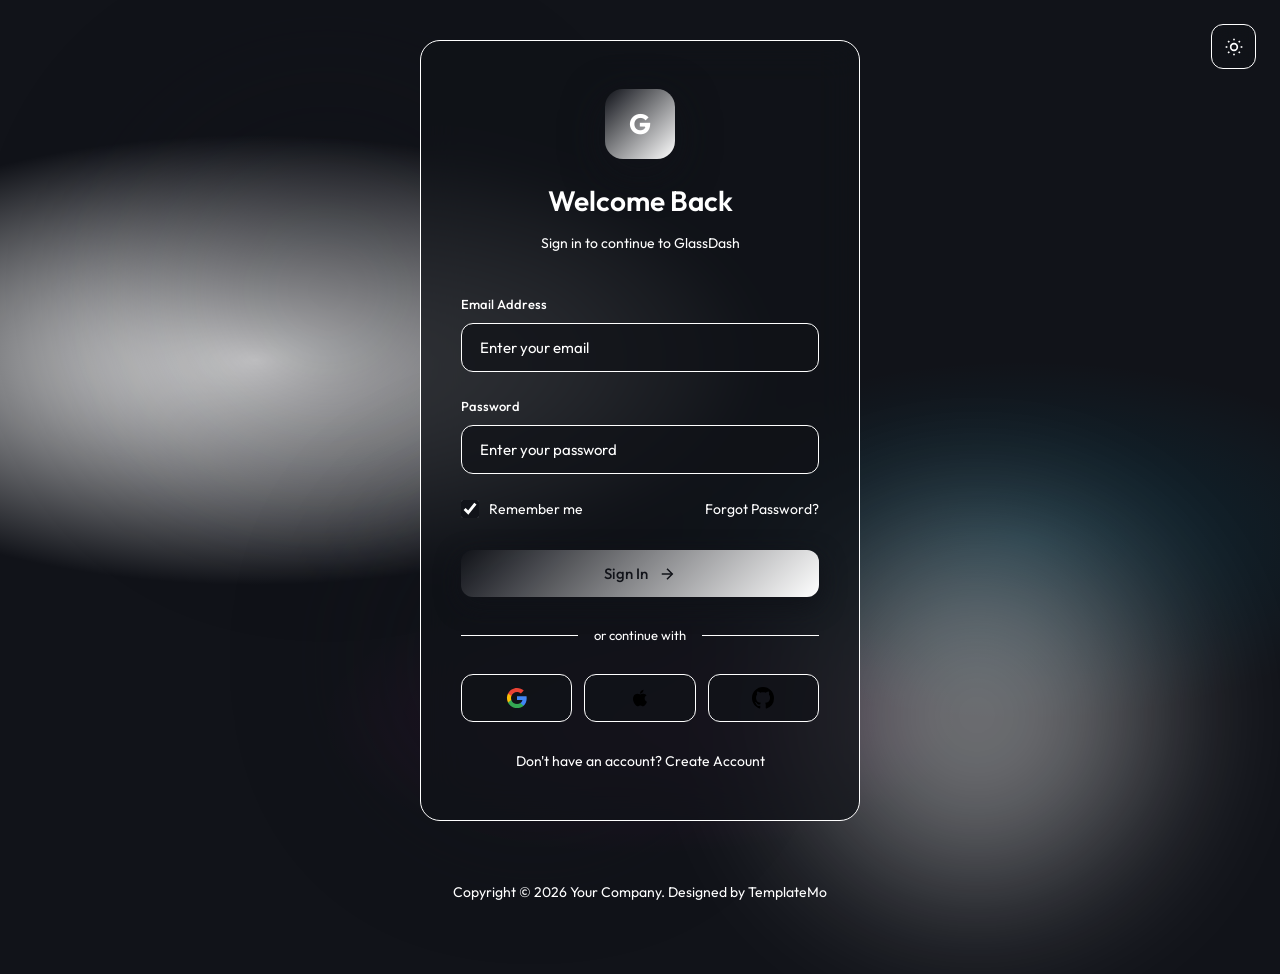
<file: login.html>
<!DOCTYPE html>
<html lang="en">
<head>
    <meta charset="UTF-8">
    <meta name="viewport" content="width=device-width, initial-scale=1.0">
    <title>Login - 3D Glassmorphism Dashboard</title>
    <meta name="description" content="3D Glassmorphism Dashboard Template by TemplateMo">
    <link rel="preconnect" href="https://fonts.googleapis.com">
    <link rel="preconnect" href="https://fonts.gstatic.com" crossorigin>
    <link href="https://fonts.googleapis.com/css2?family=Outfit:wght@300;400;500;600;700&family=Space+Mono:wght@400;700&display=swap" rel="stylesheet">
    <link rel="stylesheet" href="templatemo-glass-admin-style.css">
    <!--

TemplateMo 607 Glass Admin

https://templatemo.com/tm-607-glass-admin

-->
</head>
<body>
    <!-- Animated Background -->
    <div class="background"></div>
    <div class="orb orb-1"></div>
    <div class="orb orb-2"></div>
    <div class="orb orb-3"></div>

    <div class="login-page">
        <!-- Theme Toggle -->
        <button class="theme-toggle-float" id="theme-toggle" title="Toggle Light/Dark Mode">
            <svg class="icon-sun" viewBox="0 0 24 24" fill="none" stroke="currentColor" stroke-width="2">
                <circle cx="12" cy="12" r="4"/><path d="M12 2v2"/><path d="M12 20v2"/>
                <path d="M4.93 4.93l1.41 1.41"/><path d="M17.66 17.66l1.41 1.41"/>
                <path d="M2 12h2"/><path d="M20 12h2"/>
                <path d="M6.34 17.66l-1.41 1.41"/><path d="M19.07 4.93l-1.41 1.41"/>
            </svg>
            <svg class="icon-moon" viewBox="0 0 24 24" fill="none" stroke="currentColor" stroke-width="2" style="display: none;">
                <path d="M21 12.79A9 9 0 1 1 11.21 3 7 7 0 0 0 21 12.79z"/>
            </svg>
        </button>

        <div class="login-container">
            <div class="login-card">
                <div class="login-header">
                    <div class="login-logo">G</div>
                    <h1 class="login-title">Welcome Back</h1>
                    <p class="login-subtitle">Sign in to continue to GlassDash</p>
                </div>

                <form data-validate data-redirect="index.html">
                    <div class="form-group">
                        <label class="form-label" for="email">Email Address</label>
                        <input type="email" id="email" class="form-input" placeholder="Enter your email" required>
                    </div>

                    <div class="form-group">
                        <label class="form-label" for="password">Password</label>
                        <input type="password" id="password" class="form-input" placeholder="Enter your password" required>
                    </div>

                    <div class="form-row">
                        <label class="checkbox-label">
                            <input type="checkbox" checked>
                            Remember me
                        </label>
                        <a href="#" class="forgot-link">Forgot Password?</a>
                    </div>

                    <button type="submit" class="btn btn-primary">
                        Sign In
                        <svg width="18" height="18" viewBox="0 0 24 24" fill="none" stroke="currentColor" stroke-width="2">
                            <line x1="5" y1="12" x2="19" y2="12"/>
                            <polyline points="12 5 19 12 12 19"/>
                        </svg>
                    </button>
                </form>

                <div class="divider">
                    <span>or continue with</span>
                </div>

                <div class="social-login">
                    <button class="social-btn" title="Sign in with Google">
                        <svg viewBox="0 0 24 24" fill="currentColor">
                            <path d="M22.56 12.25c0-.78-.07-1.53-.2-2.25H12v4.26h5.92c-.26 1.37-1.04 2.53-2.21 3.31v2.77h3.57c2.08-1.92 3.28-4.74 3.28-8.09z" fill="#4285F4"/>
                            <path d="M12 23c2.97 0 5.46-.98 7.28-2.66l-3.57-2.77c-.98.66-2.23 1.06-3.71 1.06-2.86 0-5.29-1.93-6.16-4.53H2.18v2.84C3.99 20.53 7.7 23 12 23z" fill="#34A853"/>
                            <path d="M5.84 14.09c-.22-.66-.35-1.36-.35-2.09s.13-1.43.35-2.09V7.07H2.18C1.43 8.55 1 10.22 1 12s.43 3.45 1.18 4.93l2.85-2.22.81-.62z" fill="#FBBC05"/>
                            <path d="M12 5.38c1.62 0 3.06.56 4.21 1.64l3.15-3.15C17.45 2.09 14.97 1 12 1 7.7 1 3.99 3.47 2.18 7.07l3.66 2.84c.87-2.6 3.3-4.53 6.16-4.53z" fill="#EA4335"/>
                        </svg>
                    </button>
                    <button class="social-btn" title="Sign in with Apple">
                        <svg viewBox="0 0 24 24" fill="currentColor">
                            <path d="M17.05 20.28c-.98.95-2.05.8-3.08.35-1.09-.46-2.09-.48-3.24 0-1.44.62-2.2.44-3.06-.35C2.79 15.25 3.51 7.59 9.05 7.31c1.35.07 2.29.74 3.08.8 1.18-.24 2.31-.93 3.57-.84 1.51.12 2.65.72 3.4 1.8-3.12 1.87-2.38 5.98.48 7.13-.57 1.5-1.31 2.99-2.54 4.09l.01-.01zM12.03 7.25c-.15-2.23 1.66-4.07 3.74-4.25.29 2.58-2.34 4.5-3.74 4.25z"/>
                        </svg>
                    </button>
                    <button class="social-btn" title="Sign in with GitHub">
                        <svg viewBox="0 0 24 24" fill="currentColor">
                            <path d="M12 0C5.37 0 0 5.37 0 12c0 5.31 3.435 9.795 8.205 11.385.6.105.825-.255.825-.57 0-.285-.015-1.23-.015-2.235-3.015.555-3.795-.735-4.035-1.41-.135-.345-.72-1.41-1.23-1.695-.42-.225-1.02-.78-.015-.795.945-.015 1.62.87 1.845 1.23 1.08 1.815 2.805 1.305 3.495.99.105-.78.42-1.305.765-1.605-2.67-.3-5.46-1.335-5.46-5.925 0-1.305.465-2.385 1.23-3.225-.12-.3-.54-1.53.12-3.18 0 0 1.005-.315 3.3 1.23.96-.27 1.98-.405 3-.405s2.04.135 3 .405c2.295-1.56 3.3-1.23 3.3-1.23.66 1.65.24 2.88.12 3.18.765.84 1.23 1.905 1.23 3.225 0 4.605-2.805 5.625-5.475 5.925.435.375.81 1.095.81 2.22 0 1.605-.015 2.895-.015 3.3 0 .315.225.69.825.57A12.02 12.02 0 0024 12c0-6.63-5.37-12-12-12z"/>
                        </svg>
                    </button>
                </div>

                <p class="login-footer">
                    Don't have an account? <a href="register.html">Create Account</a>
                </p>
            </div>
        </div>

        <!-- Footer -->
        <footer class="site-footer">
            <p>Copyright © 2026 Your Company. Designed by <a href="https://templatemo.com" target="_blank" rel="nofollow">TemplateMo</a></p>
        </footer>
    </div>

    <script src="templatemo-glass-admin-script.js"></script>
    <!-- TemplateMo 607 Glass Admin -->
</body>
</html>
</file>
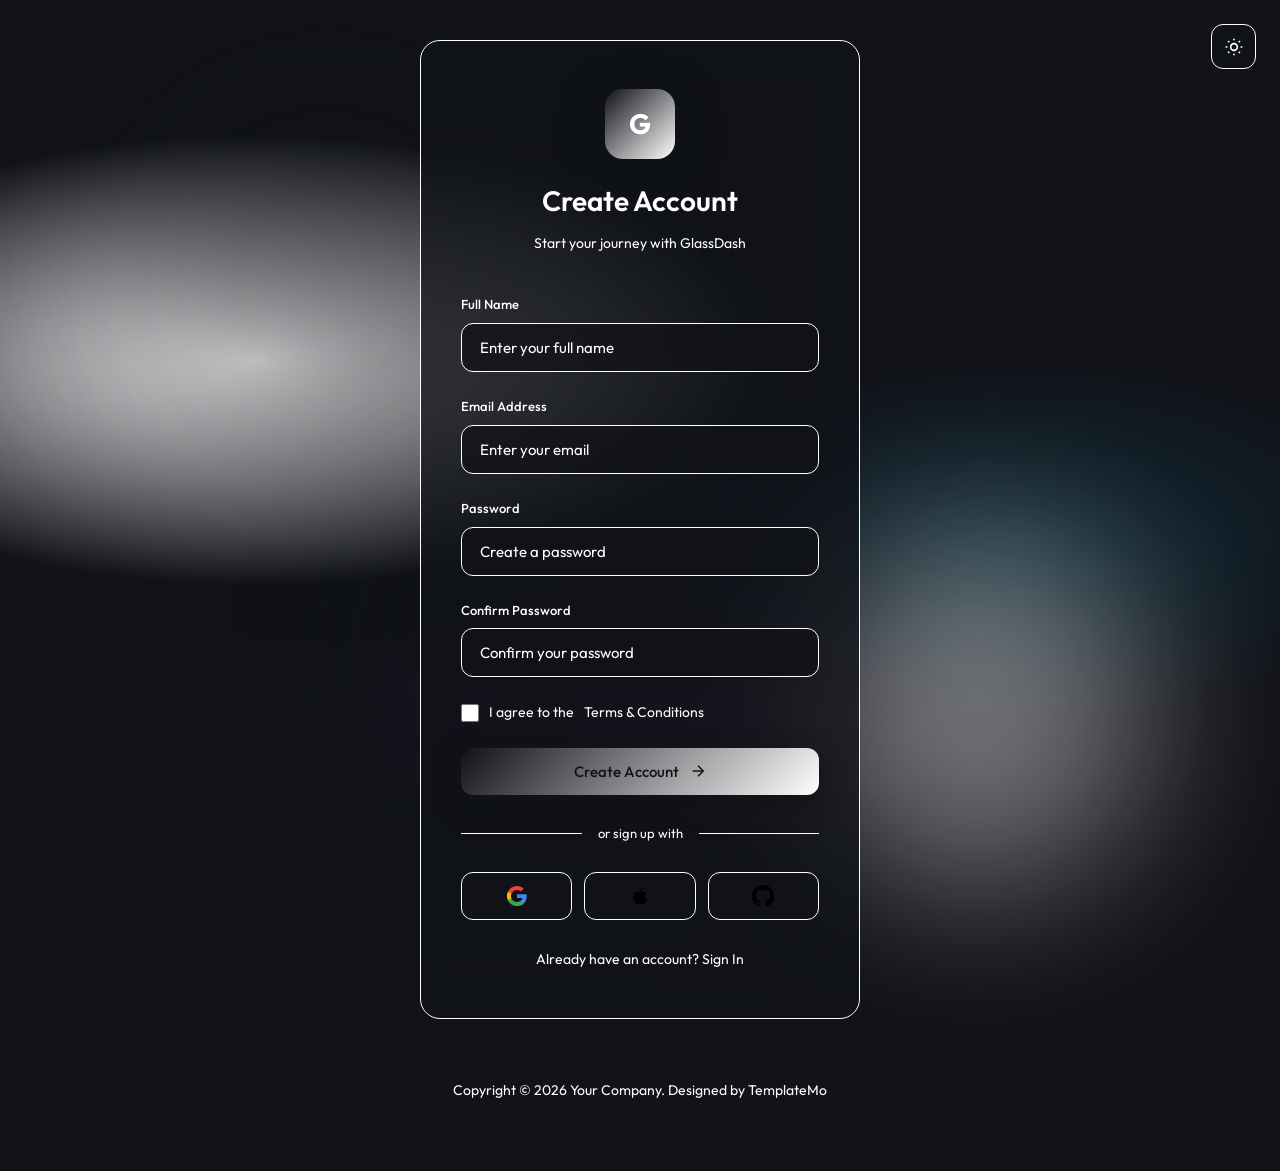
<file: register.html>
<!DOCTYPE html>
<html lang="en">
<head>
    <meta charset="UTF-8">
    <meta name="viewport" content="width=device-width, initial-scale=1.0">
    <title>Register - 3D Glassmorphism Dashboard</title>
    <meta name="description" content="3D Glassmorphism Dashboard Template by TemplateMo">
    <link rel="preconnect" href="https://fonts.googleapis.com">
    <link rel="preconnect" href="https://fonts.gstatic.com" crossorigin>
    <link href="https://fonts.googleapis.com/css2?family=Outfit:wght@300;400;500;600;700&family=Space+Mono:wght@400;700&display=swap" rel="stylesheet">
    <link rel="stylesheet" href="templatemo-glass-admin-style.css">
    <!--

TemplateMo 607 Glass Admin

https://templatemo.com/tm-607-glass-admin

-->
</head>
<body>
    <!-- Animated Background -->
    <div class="background"></div>
    <div class="orb orb-1"></div>
    <div class="orb orb-2"></div>
    <div class="orb orb-3"></div>

    <div class="login-page">
        <!-- Theme Toggle -->
        <button class="theme-toggle-float" id="theme-toggle" title="Toggle Light/Dark Mode">
            <svg class="icon-sun" viewBox="0 0 24 24" fill="none" stroke="currentColor" stroke-width="2">
                <circle cx="12" cy="12" r="4"/><path d="M12 2v2"/><path d="M12 20v2"/>
                <path d="M4.93 4.93l1.41 1.41"/><path d="M17.66 17.66l1.41 1.41"/>
                <path d="M2 12h2"/><path d="M20 12h2"/>
                <path d="M6.34 17.66l-1.41 1.41"/><path d="M19.07 4.93l-1.41 1.41"/>
            </svg>
            <svg class="icon-moon" viewBox="0 0 24 24" fill="none" stroke="currentColor" stroke-width="2" style="display: none;">
                <path d="M21 12.79A9 9 0 1 1 11.21 3 7 7 0 0 0 21 12.79z"/>
            </svg>
        </button>

        <div class="login-container">
            <div class="login-card">
                <div class="login-header">
                    <div class="login-logo">G</div>
                    <h1 class="login-title">Create Account</h1>
                    <p class="login-subtitle">Start your journey with GlassDash</p>
                </div>

                <form data-validate data-redirect="index.html">
                    <div class="form-group">
                        <label class="form-label" for="fullname">Full Name</label>
                        <input type="text" id="fullname" class="form-input" placeholder="Enter your full name" required>
                    </div>

                    <div class="form-group">
                        <label class="form-label" for="email">Email Address</label>
                        <input type="email" id="email" class="form-input" placeholder="Enter your email" required>
                    </div>

                    <div class="form-group">
                        <label class="form-label" for="password">Password</label>
                        <input type="password" id="password" class="form-input" placeholder="Create a password" required>
                    </div>

                    <div class="form-group">
                        <label class="form-label" for="confirm-password">Confirm Password</label>
                        <input type="password" id="confirm-password" class="form-input" placeholder="Confirm your password" required>
                    </div>

                    <div class="form-row" style="margin-bottom: 24px;">
                        <label class="checkbox-label">
                            <input type="checkbox" required>
                            I agree to the <a href="#" style="color: var(--emerald-light);">Terms & Conditions</a>
                        </label>
                    </div>

                    <button type="submit" class="btn btn-primary">
                        Create Account
                        <svg width="18" height="18" viewBox="0 0 24 24" fill="none" stroke="currentColor" stroke-width="2">
                            <line x1="5" y1="12" x2="19" y2="12"/>
                            <polyline points="12 5 19 12 12 19"/>
                        </svg>
                    </button>
                </form>

                <div class="divider">
                    <span>or sign up with</span>
                </div>

                <div class="social-login">
                    <button class="social-btn" title="Sign up with Google">
                        <svg viewBox="0 0 24 24" fill="currentColor">
                            <path d="M22.56 12.25c0-.78-.07-1.53-.2-2.25H12v4.26h5.92c-.26 1.37-1.04 2.53-2.21 3.31v2.77h3.57c2.08-1.92 3.28-4.74 3.28-8.09z" fill="#4285F4"/>
                            <path d="M12 23c2.97 0 5.46-.98 7.28-2.66l-3.57-2.77c-.98.66-2.23 1.06-3.71 1.06-2.86 0-5.29-1.93-6.16-4.53H2.18v2.84C3.99 20.53 7.7 23 12 23z" fill="#34A853"/>
                            <path d="M5.84 14.09c-.22-.66-.35-1.36-.35-2.09s.13-1.43.35-2.09V7.07H2.18C1.43 8.55 1 10.22 1 12s.43 3.45 1.18 4.93l2.85-2.22.81-.62z" fill="#FBBC05"/>
                            <path d="M12 5.38c1.62 0 3.06.56 4.21 1.64l3.15-3.15C17.45 2.09 14.97 1 12 1 7.7 1 3.99 3.47 2.18 7.07l3.66 2.84c.87-2.6 3.3-4.53 6.16-4.53z" fill="#EA4335"/>
                        </svg>
                    </button>
                    <button class="social-btn" title="Sign up with Apple">
                        <svg viewBox="0 0 24 24" fill="currentColor">
                            <path d="M17.05 20.28c-.98.95-2.05.8-3.08.35-1.09-.46-2.09-.48-3.24 0-1.44.62-2.2.44-3.06-.35C2.79 15.25 3.51 7.59 9.05 7.31c1.35.07 2.29.74 3.08.8 1.18-.24 2.31-.93 3.57-.84 1.51.12 2.65.72 3.4 1.8-3.12 1.87-2.38 5.98.48 7.13-.57 1.5-1.31 2.99-2.54 4.09l.01-.01zM12.03 7.25c-.15-2.23 1.66-4.07 3.74-4.25.29 2.58-2.34 4.5-3.74 4.25z"/>
                        </svg>
                    </button>
                    <button class="social-btn" title="Sign up with GitHub">
                        <svg viewBox="0 0 24 24" fill="currentColor">
                            <path d="M12 0C5.37 0 0 5.37 0 12c0 5.31 3.435 9.795 8.205 11.385.6.105.825-.255.825-.57 0-.285-.015-1.23-.015-2.235-3.015.555-3.795-.735-4.035-1.41-.135-.345-.72-1.41-1.23-1.695-.42-.225-1.02-.78-.015-.795.945-.015 1.62.87 1.845 1.23 1.08 1.815 2.805 1.305 3.495.99.105-.78.42-1.305.765-1.605-2.67-.3-5.46-1.335-5.46-5.925 0-1.305.465-2.385 1.23-3.225-.12-.3-.54-1.53.12-3.18 0 0 1.005-.315 3.3 1.23.96-.27 1.98-.405 3-.405s2.04.135 3 .405c2.295-1.56 3.3-1.23 3.3-1.23.66 1.65.24 2.88.12 3.18.765.84 1.23 1.905 1.23 3.225 0 4.605-2.805 5.625-5.475 5.925.435.375.81 1.095.81 2.22 0 1.605-.015 2.895-.015 3.3 0 .315.225.69.825.57A12.02 12.02 0 0024 12c0-6.63-5.37-12-12-12z"/>
                        </svg>
                    </button>
                </div>

                <p class="login-footer">
                    Already have an account? <a href="login.html">Sign In</a>
                </p>
            </div>
        </div>

        <!-- Footer -->
        <footer class="site-footer">
            <p>Copyright © 2026 Your Company. Designed by <a href="https://templatemo.com" target="_blank" rel="nofollow">TemplateMo</a></p>
        </footer>
    </div>

    <script src="templatemo-glass-admin-script.js"></script>
    <!-- TemplateMo 607 Glass Admin -->
</body>
</html>
</file>
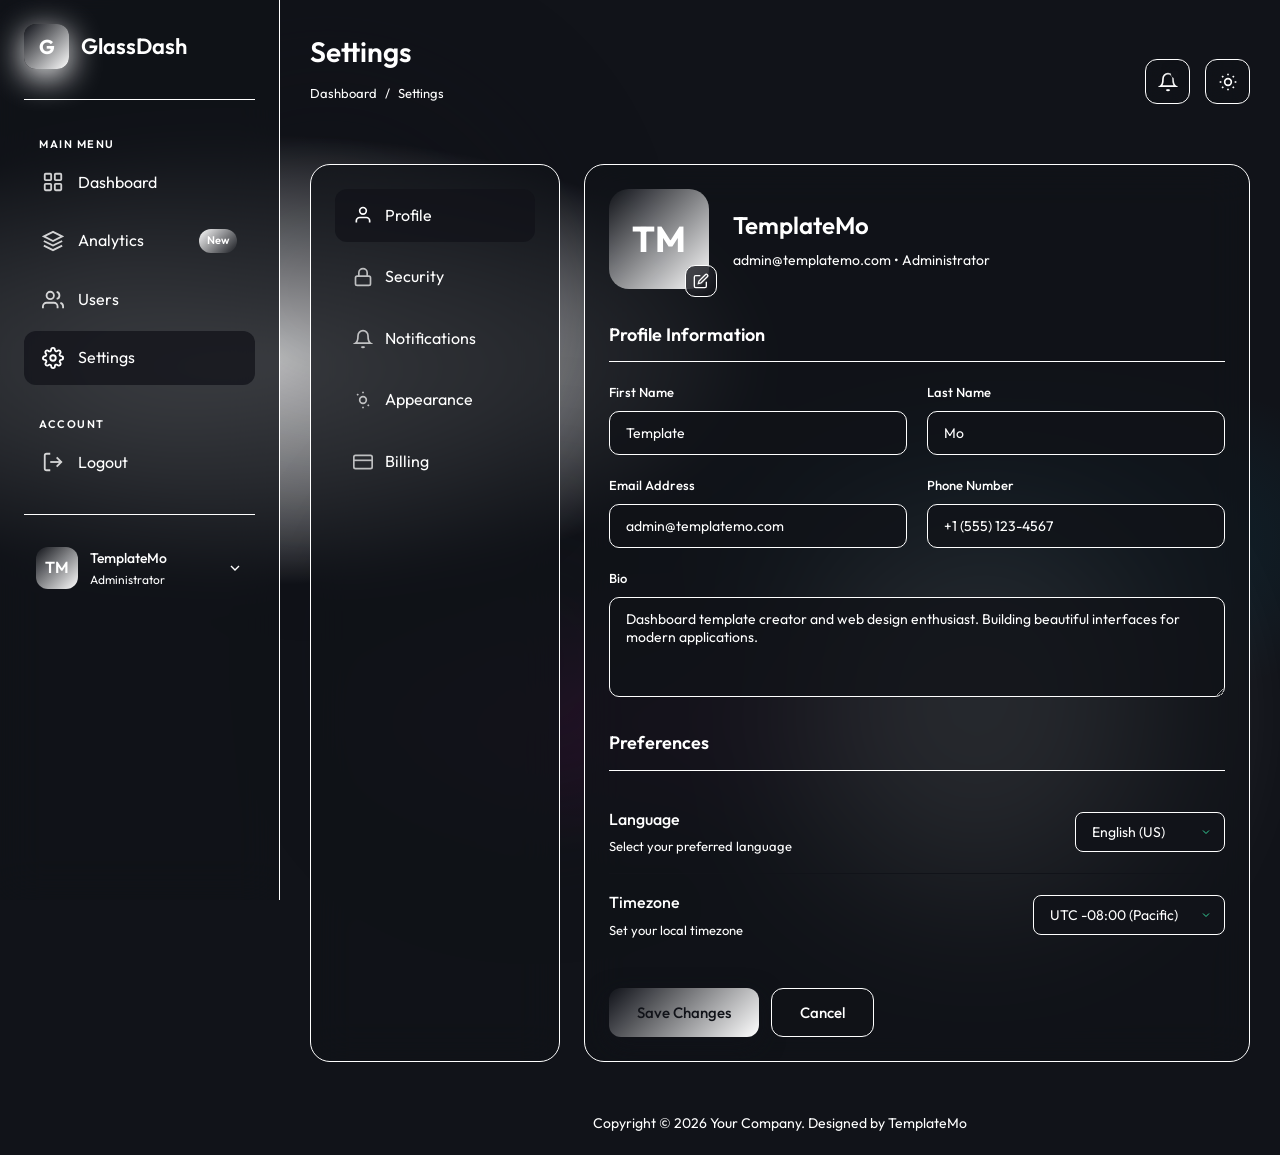
<file: settings.html>
<!DOCTYPE html>
<html lang="en">
<head>
    <meta charset="UTF-8">
    <meta name="viewport" content="width=device-width, initial-scale=1.0">
    <title>Settings - 3D Glassmorphism Dashboard</title>
    <meta name="description" content="3D Glassmorphism Dashboard Template by TemplateMo">
    <link rel="preconnect" href="https://fonts.googleapis.com">
    <link rel="preconnect" href="https://fonts.gstatic.com" crossorigin>
    <link href="https://fonts.googleapis.com/css2?family=Outfit:wght@300;400;500;600;700&family=Space+Mono:wght@400;700&display=swap" rel="stylesheet">
    <link rel="stylesheet" href="templatemo-glass-admin-style.css">
    <!--

TemplateMo 607 Glass Admin

https://templatemo.com/tm-607-glass-admin

-->
</head>
<body>
    <!-- Animated Background -->
    <div class="background"></div>
    <div class="orb orb-1"></div>
    <div class="orb orb-2"></div>
    <div class="orb orb-3"></div>

    <div class="dashboard">
        <!-- Sidebar -->
        <aside class="sidebar" id="sidebar">
            <div class="sidebar-header">
                <div class="logo">G</div>
                <span class="logo-text">GlassDash</span>
            </div>

            <ul class="nav-menu">
                <li class="nav-section">
                    <span class="nav-section-title">Main Menu</span>
                    <ul>
                        <li class="nav-item">
                            <a href="index.html" class="nav-link">
                                <svg class="nav-icon" viewBox="0 0 24 24" fill="none" stroke="currentColor" stroke-width="2">
                                    <rect x="3" y="3" width="7" height="7" rx="1"/><rect x="14" y="3" width="7" height="7" rx="1"/>
                                    <rect x="3" y="14" width="7" height="7" rx="1"/><rect x="14" y="14" width="7" height="7" rx="1"/>
                                </svg>
                                Dashboard
                            </a>
                        </li>
                        <li class="nav-item">
                            <a href="analytics.html" class="nav-link">
                                <svg class="nav-icon" viewBox="0 0 24 24" fill="none" stroke="currentColor" stroke-width="2">
                                    <path d="M12 2L2 7l10 5 10-5-10-5z"/><path d="M2 17l10 5 10-5"/><path d="M2 12l10 5 10-5"/>
                                </svg>
                                Analytics
                                <span class="nav-badge">New</span>
                            </a>
                        </li>
                        <li class="nav-item">
                            <a href="users.html" class="nav-link">
                                <svg class="nav-icon" viewBox="0 0 24 24" fill="none" stroke="currentColor" stroke-width="2">
                                    <path d="M17 21v-2a4 4 0 0 0-4-4H5a4 4 0 0 0-4 4v2"/><circle cx="9" cy="7" r="4"/>
                                    <path d="M23 21v-2a4 4 0 0 0-3-3.87"/><path d="M16 3.13a4 4 0 0 1 0 7.75"/>
                                </svg>
                                Users
                            </a>
                        </li>
                        <li class="nav-item">
                            <a href="settings.html" class="nav-link active">
                                <svg class="nav-icon" viewBox="0 0 24 24" fill="none" stroke="currentColor" stroke-width="2">
                                    <circle cx="12" cy="12" r="3"/>
                                    <path d="M19.4 15a1.65 1.65 0 0 0 .33 1.82l.06.06a2 2 0 0 1 0 2.83 2 2 0 0 1-2.83 0l-.06-.06a1.65 1.65 0 0 0-1.82-.33 1.65 1.65 0 0 0-1 1.51V21a2 2 0 0 1-2 2 2 2 0 0 1-2-2v-.09A1.65 1.65 0 0 0 9 19.4a1.65 1.65 0 0 0-1.82.33l-.06.06a2 2 0 0 1-2.83 0 2 2 0 0 1 0-2.83l.06-.06a1.65 1.65 0 0 0 .33-1.82 1.65 1.65 0 0 0-1.51-1H3a2 2 0 0 1-2-2 2 2 0 0 1 2-2h.09A1.65 1.65 0 0 0 4.6 9a1.65 1.65 0 0 0-.33-1.82l-.06-.06a2 2 0 0 1 0-2.83 2 2 0 0 1 2.83 0l.06.06a1.65 1.65 0 0 0 1.82.33H9a1.65 1.65 0 0 0 1-1.51V3a2 2 0 0 1 2-2 2 2 0 0 1 2 2v.09a1.65 1.65 0 0 0 1 1.51 1.65 1.65 0 0 0 1.82-.33l.06-.06a2 2 0 0 1 2.83 0 2 2 0 0 1 0 2.83l-.06.06a1.65 1.65 0 0 0-.33 1.82V9a1.65 1.65 0 0 0 1.51 1H21a2 2 0 0 1 2 2 2 2 0 0 1-2 2h-.09a1.65 1.65 0 0 0-1.51 1z"/>
                                </svg>
                                Settings
                            </a>
                        </li>
                    </ul>
                </li>

                <li class="nav-section">
                    <span class="nav-section-title">Account</span>
                    <ul>
                        <li class="nav-item">
                            <a href="login.html" class="nav-link">
                                <svg class="nav-icon" viewBox="0 0 24 24" fill="none" stroke="currentColor" stroke-width="2">
                                    <path d="M9 21H5a2 2 0 0 1-2-2V5a2 2 0 0 1 2-2h4"/>
                                    <polyline points="16 17 21 12 16 7"/><line x1="21" y1="12" x2="9" y2="12"/>
                                </svg>
                                Logout
                            </a>
                        </li>
                    </ul>
                </li>
            </ul>

            <div class="sidebar-footer">
                <div class="user-profile">
                    <div class="user-avatar">TM</div>
                    <div class="user-info">
                        <div class="user-name">TemplateMo</div>
                        <div class="user-role">Administrator</div>
                    </div>
                    <svg width="16" height="16" viewBox="0 0 24 24" fill="none" stroke="currentColor" stroke-width="2">
                        <polyline points="6 9 12 15 18 9"/>
                    </svg>
                </div>
            </div>
        </aside>

        <!-- Main Content -->
        <main class="main-content">
            <!-- Top Navbar -->
            <nav class="navbar">
                <div class="page-header">
                    <h1 class="page-title">Settings</h1>
                    <div class="page-breadcrumb">
                        <a href="index.html">Dashboard</a>
                        <span>/</span>
                        <span>Settings</span>
                    </div>
                </div>
                <div class="navbar-right">
                    <button class="nav-btn">
                        <svg viewBox="0 0 24 24" fill="none" stroke="currentColor" stroke-width="2">
                            <path d="M18 8A6 6 0 0 0 6 8c0 7-3 9-3 9h18s-3-2-3-9"/><path d="M13.73 21a2 2 0 0 1-3.46 0"/>
                        </svg>
                        <span class="notification-dot"></span>
                    </button>
                    <button class="nav-btn" id="theme-toggle" title="Toggle Light/Dark Mode">
                        <svg class="icon-sun" viewBox="0 0 24 24" fill="none" stroke="currentColor" stroke-width="2">
                            <circle cx="12" cy="12" r="4"/><path d="M12 2v2"/><path d="M12 20v2"/>
                            <path d="M4.93 4.93l1.41 1.41"/><path d="M17.66 17.66l1.41 1.41"/>
                            <path d="M2 12h2"/><path d="M20 12h2"/>
                            <path d="M6.34 17.66l-1.41 1.41"/><path d="M19.07 4.93l-1.41 1.41"/>
                        </svg>
                        <svg class="icon-moon" viewBox="0 0 24 24" fill="none" stroke="currentColor" stroke-width="2" style="display: none;">
                            <path d="M21 12.79A9 9 0 1 1 11.21 3 7 7 0 0 0 21 12.79z"/>
                        </svg>
                    </button>
                </div>
            </nav>

            <!-- Settings Content -->
            <div class="settings-grid">
                <!-- Settings Navigation -->
                <div class="glass-card settings-nav-card">
                    <ul class="settings-nav">
                        <li class="settings-nav-item">
                            <a href="#" class="settings-nav-link active" data-tab="profile">
                                <svg viewBox="0 0 24 24" fill="none" stroke="currentColor" stroke-width="2">
                                    <path d="M20 21v-2a4 4 0 0 0-4-4H8a4 4 0 0 0-4 4v2"/><circle cx="12" cy="7" r="4"/>
                                </svg>
                                Profile
                            </a>
                        </li>
                        <li class="settings-nav-item">
                            <a href="#" class="settings-nav-link" data-tab="security">
                                <svg viewBox="0 0 24 24" fill="none" stroke="currentColor" stroke-width="2">
                                    <rect x="3" y="11" width="18" height="11" rx="2"/><path d="M7 11V7a5 5 0 0 1 10 0v4"/>
                                </svg>
                                Security
                            </a>
                        </li>
                        <li class="settings-nav-item">
                            <a href="#" class="settings-nav-link" data-tab="notifications">
                                <svg viewBox="0 0 24 24" fill="none" stroke="currentColor" stroke-width="2">
                                    <path d="M18 8A6 6 0 0 0 6 8c0 7-3 9-3 9h18s-3-2-3-9"/><path d="M13.73 21a2 2 0 0 1-3.46 0"/>
                                </svg>
                                Notifications
                            </a>
                        </li>
                        <li class="settings-nav-item">
                            <a href="#" class="settings-nav-link" data-tab="appearance">
                                <svg viewBox="0 0 24 24" fill="none" stroke="currentColor" stroke-width="2">
                                    <circle cx="12" cy="12" r="4"/><path d="M12 2v2"/><path d="M12 20v2"/>
                                    <path d="M4.93 4.93l1.41 1.41"/><path d="M17.66 17.66l1.41 1.41"/>
                                </svg>
                                Appearance
                            </a>
                        </li>
                        <li class="settings-nav-item">
                            <a href="#" class="settings-nav-link" data-tab="billing">
                                <svg viewBox="0 0 24 24" fill="none" stroke="currentColor" stroke-width="2">
                                    <rect x="1" y="4" width="22" height="16" rx="2"/><line x1="1" y1="10" x2="23" y2="10"/>
                                </svg>
                                Billing
                            </a>
                        </li>
                    </ul>
                </div>

                <!-- Settings Content -->
                <div class="glass-card">
                    <!-- Profile Tab -->
                    <div class="settings-tab-content active" id="tab-profile">
                        <div class="profile-header">
                            <div class="profile-avatar-large">
                                TM
                                <div class="profile-avatar-edit">
                                    <svg viewBox="0 0 24 24" fill="none" stroke="currentColor" stroke-width="2">
                                        <path d="M11 4H4a2 2 0 0 0-2 2v14a2 2 0 0 0 2 2h14a2 2 0 0 0 2-2v-7"/>
                                        <path d="M18.5 2.5a2.121 2.121 0 0 1 3 3L12 15l-4 1 1-4 9.5-9.5z"/>
                                    </svg>
                                </div>
                            </div>
                            <div class="profile-info">
                                <h2>TemplateMo</h2>
                                <p>admin@templatemo.com • Administrator</p>
                            </div>
                        </div>

                        <div class="settings-section">
                            <h3 class="settings-section-title">Profile Information</h3>
                            <div class="form-grid">
                                <div class="form-group-settings">
                                    <label>First Name</label>
                                    <input type="text" value="Template">
                                </div>
                                <div class="form-group-settings">
                                    <label>Last Name</label>
                                    <input type="text" value="Mo">
                                </div>
                                <div class="form-group-settings">
                                    <label>Email Address</label>
                                    <input type="email" value="admin@templatemo.com">
                                </div>
                                <div class="form-group-settings">
                                    <label>Phone Number</label>
                                    <input type="tel" value="+1 (555) 123-4567">
                                </div>
                                <div class="form-group-settings full-width">
                                    <label>Bio</label>
                                    <textarea>Dashboard template creator and web design enthusiast. Building beautiful interfaces for modern applications.</textarea>
                                </div>
                            </div>
                        </div>

                        <div class="settings-section">
                            <h3 class="settings-section-title">Preferences</h3>
                            <div class="settings-row">
                                <div class="settings-label">
                                    <span class="settings-label-title">Language</span>
                                    <span class="settings-label-desc">Select your preferred language</span>
                                </div>
                                <select class="settings-select">
                                    <option>English (US)</option>
                                    <option>English (UK)</option>
                                    <option>Spanish</option>
                                    <option>French</option>
                                    <option>German</option>
                                </select>
                            </div>
                            <div class="settings-row">
                                <div class="settings-label">
                                    <span class="settings-label-title">Timezone</span>
                                    <span class="settings-label-desc">Set your local timezone</span>
                                </div>
                                <select class="settings-select">
                                    <option>UTC -08:00 (Pacific)</option>
                                    <option>UTC -05:00 (Eastern)</option>
                                    <option>UTC +00:00 (London)</option>
                                    <option>UTC +01:00 (Berlin)</option>
                                    <option>UTC +09:00 (Tokyo)</option>
                                </select>
                            </div>
                        </div>

                        <div class="btn-group">
                            <button class="btn btn-primary" style="width: auto;">Save Changes</button>
                            <button class="btn btn-secondary" style="width: auto;">Cancel</button>
                        </div>
                    </div>

                    <!-- Security Tab -->
                    <div class="settings-tab-content" id="tab-security">
                        <div class="settings-section">
                            <h3 class="settings-section-title">Change Password</h3>
                            <div class="form-grid">
                                <div class="form-group-settings full-width">
                                    <label>Current Password</label>
                                    <input type="password" placeholder="Enter current password">
                                </div>
                                <div class="form-group-settings">
                                    <label>New Password</label>
                                    <input type="password" placeholder="Enter new password">
                                </div>
                                <div class="form-group-settings">
                                    <label>Confirm New Password</label>
                                    <input type="password" placeholder="Confirm new password">
                                </div>
                            </div>
                        </div>

                        <div class="settings-section">
                            <h3 class="settings-section-title">Two-Factor Authentication</h3>
                            <div class="settings-row">
                                <div class="settings-label">
                                    <span class="settings-label-title">Enable 2FA</span>
                                    <span class="settings-label-desc">Add an extra layer of security to your account</span>
                                </div>
                                <label class="toggle-switch">
                                    <input type="checkbox">
                                    <span class="toggle-slider"></span>
                                </label>
                            </div>
                            <div class="settings-row">
                                <div class="settings-label">
                                    <span class="settings-label-title">SMS Authentication</span>
                                    <span class="settings-label-desc">Receive codes via SMS</span>
                                </div>
                                <label class="toggle-switch">
                                    <input type="checkbox" checked>
                                    <span class="toggle-slider"></span>
                                </label>
                            </div>
                            <div class="settings-row">
                                <div class="settings-label">
                                    <span class="settings-label-title">Authenticator App</span>
                                    <span class="settings-label-desc">Use Google Authenticator or similar</span>
                                </div>
                                <label class="toggle-switch">
                                    <input type="checkbox">
                                    <span class="toggle-slider"></span>
                                </label>
                            </div>
                        </div>

                        <div class="settings-section">
                            <h3 class="settings-section-title">Active Sessions</h3>
                            <div class="settings-row">
                                <div class="settings-label">
                                    <span class="settings-label-title">Chrome on MacOS</span>
                                    <span class="settings-label-desc">San Francisco, CA • Current session</span>
                                </div>
                                <span class="status-badge completed">Active</span>
                            </div>
                            <div class="settings-row">
                                <div class="settings-label">
                                    <span class="settings-label-title">Safari on iPhone</span>
                                    <span class="settings-label-desc">San Francisco, CA • 2 hours ago</span>
                                </div>
                                <button class="card-btn" style="padding: 6px 12px;">Revoke</button>
                            </div>
                            <div class="settings-row">
                                <div class="settings-label">
                                    <span class="settings-label-title">Firefox on Windows</span>
                                    <span class="settings-label-desc">New York, NY • 3 days ago</span>
                                </div>
                                <button class="card-btn" style="padding: 6px 12px;">Revoke</button>
                            </div>
                        </div>

                        <div class="btn-group">
                            <button class="btn btn-primary" style="width: auto;">Update Password</button>
                            <button class="btn btn-secondary" style="width: auto;">Cancel</button>
                        </div>
                    </div>

                    <!-- Notifications Tab -->
                    <div class="settings-tab-content" id="tab-notifications">
                        <div class="settings-section">
                            <h3 class="settings-section-title">Email Notifications</h3>
                            <div class="settings-row">
                                <div class="settings-label">
                                    <span class="settings-label-title">Account Activity</span>
                                    <span class="settings-label-desc">Get notified about sign-ins and security changes</span>
                                </div>
                                <label class="toggle-switch">
                                    <input type="checkbox" checked>
                                    <span class="toggle-slider"></span>
                                </label>
                            </div>
                            <div class="settings-row">
                                <div class="settings-label">
                                    <span class="settings-label-title">New Features</span>
                                    <span class="settings-label-desc">Learn about new features and updates</span>
                                </div>
                                <label class="toggle-switch">
                                    <input type="checkbox" checked>
                                    <span class="toggle-slider"></span>
                                </label>
                            </div>
                            <div class="settings-row">
                                <div class="settings-label">
                                    <span class="settings-label-title">Weekly Reports</span>
                                    <span class="settings-label-desc">Receive weekly analytics summary</span>
                                </div>
                                <label class="toggle-switch">
                                    <input type="checkbox">
                                    <span class="toggle-slider"></span>
                                </label>
                            </div>
                            <div class="settings-row">
                                <div class="settings-label">
                                    <span class="settings-label-title">Marketing Emails</span>
                                    <span class="settings-label-desc">Receive news about promotions and offers</span>
                                </div>
                                <label class="toggle-switch">
                                    <input type="checkbox">
                                    <span class="toggle-slider"></span>
                                </label>
                            </div>
                        </div>

                        <div class="settings-section">
                            <h3 class="settings-section-title">Push Notifications</h3>
                            <div class="settings-row">
                                <div class="settings-label">
                                    <span class="settings-label-title">Desktop Notifications</span>
                                    <span class="settings-label-desc">Show notifications on your desktop</span>
                                </div>
                                <label class="toggle-switch">
                                    <input type="checkbox" checked>
                                    <span class="toggle-slider"></span>
                                </label>
                            </div>
                            <div class="settings-row">
                                <div class="settings-label">
                                    <span class="settings-label-title">Mobile Push</span>
                                    <span class="settings-label-desc">Receive push notifications on mobile</span>
                                </div>
                                <label class="toggle-switch">
                                    <input type="checkbox" checked>
                                    <span class="toggle-slider"></span>
                                </label>
                            </div>
                            <div class="settings-row">
                                <div class="settings-label">
                                    <span class="settings-label-title">Sound</span>
                                    <span class="settings-label-desc">Play sound for notifications</span>
                                </div>
                                <label class="toggle-switch">
                                    <input type="checkbox">
                                    <span class="toggle-slider"></span>
                                </label>
                            </div>
                        </div>

                        <div class="btn-group">
                            <button class="btn btn-primary" style="width: auto;">Save Preferences</button>
                            <button class="btn btn-secondary" style="width: auto;">Reset to Default</button>
                        </div>
                    </div>

                    <!-- Appearance Tab -->
                    <div class="settings-tab-content" id="tab-appearance">
                        <div class="settings-section">
                            <h3 class="settings-section-title">Theme</h3>
                            <div class="settings-row">
                                <div class="settings-label">
                                    <span class="settings-label-title">Color Mode</span>
                                    <span class="settings-label-desc">Choose your preferred color mode</span>
                                </div>
                                <select class="settings-select" id="theme-select">
                                    <option value="dark">Dark Mode</option>
                                    <option value="light">Light Mode</option>
                                    <option value="system">System Default</option>
                                </select>
                            </div>
                            <div class="settings-row">
                                <div class="settings-label">
                                    <span class="settings-label-title">Accent Color</span>
                                    <span class="settings-label-desc">Choose your preferred accent color</span>
                                </div>
                                <select class="settings-select">
                                    <option>Emerald (Default)</option>
                                    <option>Blue</option>
                                    <option>Purple</option>
                                    <option>Orange</option>
                                    <option>Pink</option>
                                </select>
                            </div>
                        </div>

                        <div class="settings-section">
                            <h3 class="settings-section-title">Display</h3>
                            <div class="settings-row">
                                <div class="settings-label">
                                    <span class="settings-label-title">Compact Mode</span>
                                    <span class="settings-label-desc">Reduce spacing for more content</span>
                                </div>
                                <label class="toggle-switch">
                                    <input type="checkbox">
                                    <span class="toggle-slider"></span>
                                </label>
                            </div>
                            <div class="settings-row">
                                <div class="settings-label">
                                    <span class="settings-label-title">Animations</span>
                                    <span class="settings-label-desc">Enable smooth animations and transitions</span>
                                </div>
                                <label class="toggle-switch">
                                    <input type="checkbox" checked>
                                    <span class="toggle-slider"></span>
                                </label>
                            </div>
                            <div class="settings-row">
                                <div class="settings-label">
                                    <span class="settings-label-title">Blur Effects</span>
                                    <span class="settings-label-desc">Enable glassmorphism blur effects</span>
                                </div>
                                <label class="toggle-switch">
                                    <input type="checkbox" checked>
                                    <span class="toggle-slider"></span>
                                </label>
                            </div>
                            <div class="settings-row">
                                <div class="settings-label">
                                    <span class="settings-label-title">Floating Orbs</span>
                                    <span class="settings-label-desc">Show animated background orbs</span>
                                </div>
                                <label class="toggle-switch">
                                    <input type="checkbox" checked>
                                    <span class="toggle-slider"></span>
                                </label>
                            </div>
                        </div>

                        <div class="btn-group">
                            <button class="btn btn-primary" style="width: auto;">Apply Changes</button>
                            <button class="btn btn-secondary" style="width: auto;">Reset to Default</button>
                        </div>
                    </div>

                    <!-- Billing Tab -->
                    <div class="settings-tab-content" id="tab-billing">
                        <div class="settings-section">
                            <h3 class="settings-section-title">Current Plan</h3>
                            <div class="billing-plan-card" style="background: linear-gradient(135deg, rgba(5, 150, 105, 0.15), rgba(212, 165, 116, 0.15)); padding: 24px; border-radius: 16px; margin-bottom: 20px; border: 1px solid var(--glass-border);">
                                <div style="display: flex; justify-content: space-between; align-items: center; margin-bottom: 16px;">
                                    <div>
                                        <h4 style="font-size: 20px; font-weight: 600; margin-bottom: 4px;">Pro Plan</h4>
                                        <p style="color: var(--text-muted); font-size: 14px;">Billed monthly</p>
                                    </div>
                                    <div style="text-align: right;">
                                        <span style="font-family: 'Space Mono', monospace; font-size: 32px; font-weight: 700;">$29</span>
                                        <span style="color: var(--text-muted);">/month</span>
                                    </div>
                                </div>
                                <div style="display: flex; gap: 12px;">
                                    <button class="btn btn-primary" style="width: auto; padding: 10px 20px;">Upgrade Plan</button>
                                    <button class="btn btn-secondary" style="width: auto; padding: 10px 20px;">Cancel Subscription</button>
                                </div>
                            </div>
                        </div>

                        <div class="settings-section">
                            <h3 class="settings-section-title">Payment Method</h3>
                            <div class="settings-row">
                                <div class="settings-label" style="display: flex; align-items: center; gap: 16px;">
                                    <div style="width: 48px; height: 32px; background: linear-gradient(135deg, #1a1f71, #00579f); border-radius: 6px; display: flex; align-items: center; justify-content: center;">
                                        <span style="color: white; font-size: 10px; font-weight: bold;">VISA</span>
                                    </div>
                                    <div>
                                        <span class="settings-label-title">Visa ending in 4242</span>
                                        <span class="settings-label-desc">Expires 12/2026</span>
                                    </div>
                                </div>
                                <button class="card-btn" style="padding: 6px 12px;">Edit</button>
                            </div>
                            <div style="margin-top: 16px;">
                                <button class="btn btn-secondary" style="width: auto; padding: 10px 20px;">
                                    <svg width="16" height="16" viewBox="0 0 24 24" fill="none" stroke="currentColor" stroke-width="2" style="margin-right: 8px;">
                                        <line x1="12" y1="5" x2="12" y2="19"/><line x1="5" y1="12" x2="19" y2="12"/>
                                    </svg>
                                    Add Payment Method
                                </button>
                            </div>
                        </div>

                        <div class="settings-section">
                            <h3 class="settings-section-title">Billing History</h3>
                            <div class="table-wrapper" style="margin: 0;">
                                <table class="data-table" style="min-width: 100%;">
                                    <thead>
                                        <tr>
                                            <th>Date</th>
                                            <th>Description</th>
                                            <th>Amount</th>
                                            <th>Status</th>
                                            <th>Invoice</th>
                                        </tr>
                                    </thead>
                                    <tbody>
                                        <tr>
                                            <td>Jan 1, 2025</td>
                                            <td>Pro Plan - Monthly</td>
                                            <td><span class="table-amount">$29.00</span></td>
                                            <td><span class="status-badge completed">Paid</span></td>
                                            <td><a href="#" style="color: var(--emerald-light);">Download</a></td>
                                        </tr>
                                        <tr>
                                            <td>Dec 1, 2024</td>
                                            <td>Pro Plan - Monthly</td>
                                            <td><span class="table-amount">$29.00</span></td>
                                            <td><span class="status-badge completed">Paid</span></td>
                                            <td><a href="#" style="color: var(--emerald-light);">Download</a></td>
                                        </tr>
                                        <tr>
                                            <td>Nov 1, 2024</td>
                                            <td>Pro Plan - Monthly</td>
                                            <td><span class="table-amount">$29.00</span></td>
                                            <td><span class="status-badge completed">Paid</span></td>
                                            <td><a href="#" style="color: var(--emerald-light);">Download</a></td>
                                        </tr>
                                    </tbody>
                                </table>
                            </div>
                        </div>
                    </div>
                </div>
            </div>
        </main>
    </div>

    <!-- Mobile Menu Toggle -->
    <button class="mobile-menu-toggle">
        <svg viewBox="0 0 24 24" fill="none" stroke="currentColor" stroke-width="2">
            <line x1="3" y1="12" x2="21" y2="12"/><line x1="3" y1="6" x2="21" y2="6"/><line x1="3" y1="18" x2="21" y2="18"/>
        </svg>
    </button>

    <!-- Footer -->
    <footer class="site-footer">
        <p>Copyright © 2026 Your Company. Designed by <a href="https://templatemo.com" target="_blank" rel="nofollow">TemplateMo</a></p>
    </footer>

    <script src="templatemo-glass-admin-script.js"></script>
    <!-- TemplateMo 607 Glass Admin -->
</body>
</html>
</file>
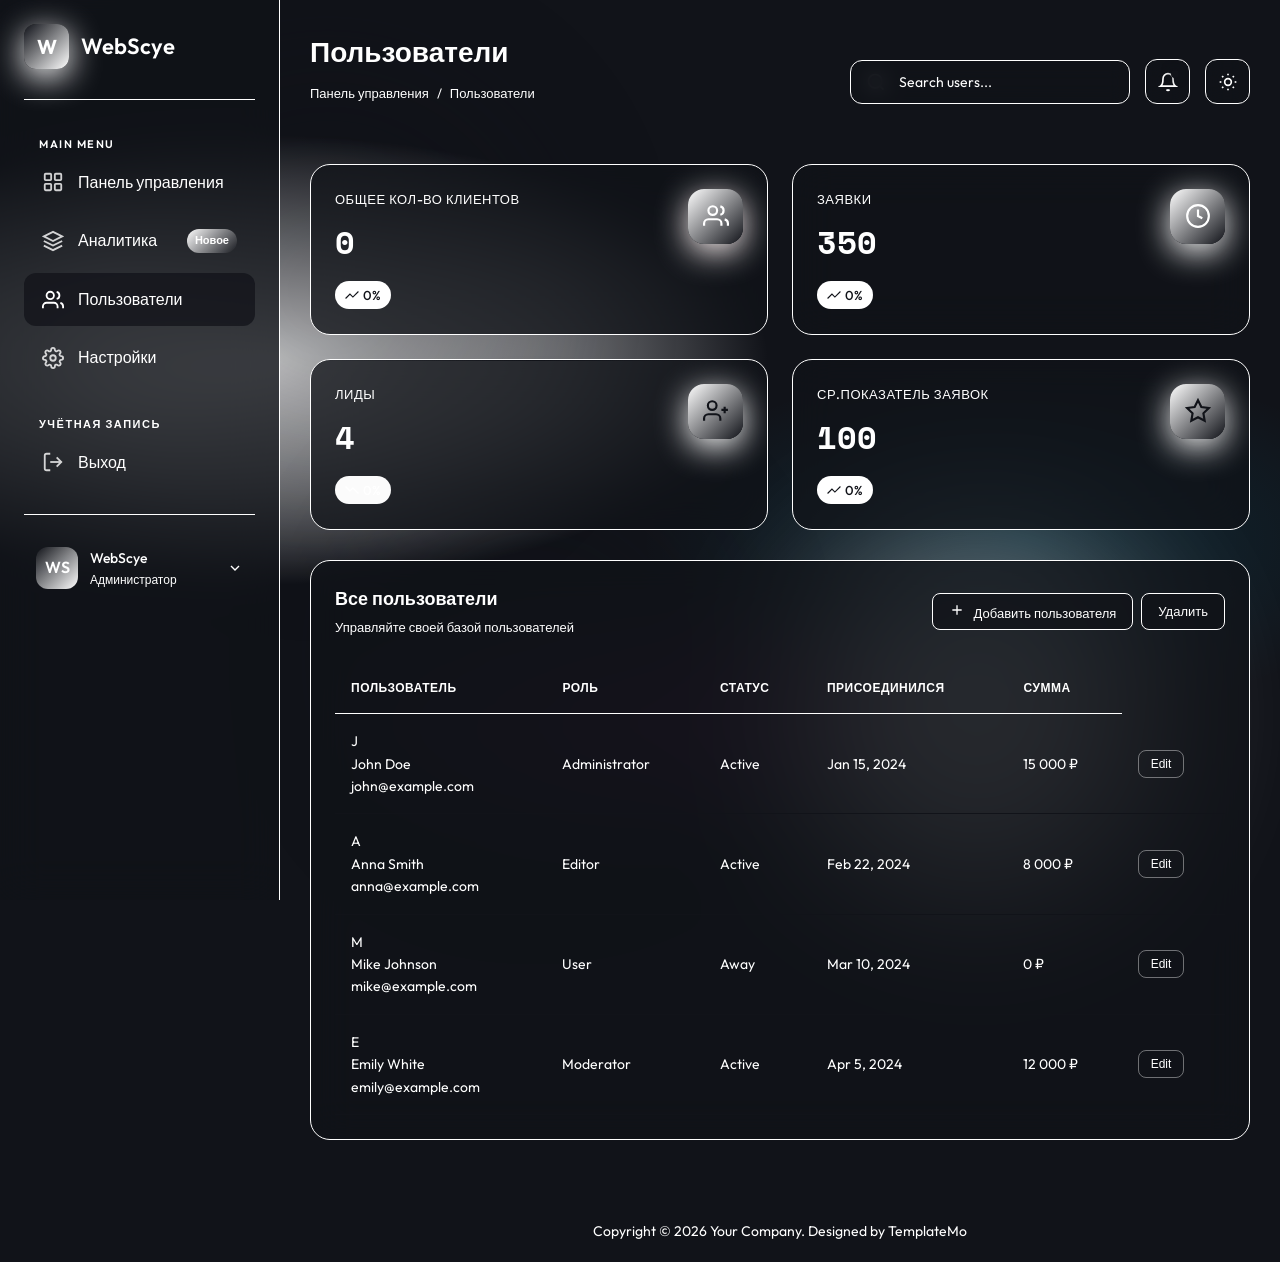
<file: users.html>
<!DOCTYPE html>
<html lang="en">
<head>
    <meta charset="UTF-8">
    <meta name="viewport" content="width=device-width, initial-scale=1.0">
    <title>Users - 3D Glassmorphism Dashboard</title>
    <meta name="description" content="3D Glassmorphism Dashboard Template by TemplateMo">
    <link rel="preconnect" href="https://fonts.googleapis.com">
    <link rel="preconnect" href="https://fonts.gstatic.com" crossorigin>
    <link href="https://fonts.googleapis.com/css2?family=Outfit:wght@300;400;500;600;700&family=Space+Mono:wght@400;700&display=swap" rel="stylesheet">
    <link rel="stylesheet" href="templatemo-glass-admin-style.css">
    <!--

TemplateMo 607 Glass Admin

https://templatemo.com/tm-607-glass-admin

-->
</head>
<body>
    <!-- Animated Background -->
    <div class="background"></div>
    <div class="orb orb-1"></div>
    <div class="orb orb-2"></div>
    <div class="orb orb-3"></div>

    <div class="dashboard">
        <!-- Sidebar -->
        <aside class="sidebar" id="sidebar">
            <div class="sidebar-header">
                <div class="logo">W</div>
                <span class="logo-text">WebScye</span>
            </div>

            <ul class="nav-menu">
                <li class="nav-section">
                    <span class="nav-section-title">Main Menu</span>
                    <ul>
                        <li class="nav-item">
                            <a href="index.html" class="nav-link">
                                <svg class="nav-icon" viewBox="0 0 24 24" fill="none" stroke="currentColor" stroke-width="2">
                                    <rect x="3" y="3" width="7" height="7" rx="1"/><rect x="14" y="3" width="7" height="7" rx="1"/>
                                    <rect x="3" y="14" width="7" height="7" rx="1"/><rect x="14" y="14" width="7" height="7" rx="1"/>
                                </svg>
                                Панель управления
                            </a>
                        </li>
                        <li class="nav-item">
                            <a href="analytics.html" class="nav-link">
                                <svg class="nav-icon" viewBox="0 0 24 24" fill="none" stroke="currentColor" stroke-width="2">
                                    <path d="M12 2L2 7l10 5 10-5-10-5z"/><path d="M2 17l10 5 10-5"/><path d="M2 12l10 5 10-5"/>
                                </svg>
                                Аналитика
                                <span class="nav-badge">Новое</span>
                            </a>
                        </li>
                        <li class="nav-item">
                            <a href="users.html" class="nav-link active">
                                <svg class="nav-icon" viewBox="0 0 24 24" fill="none" stroke="currentColor" stroke-width="2">
                                    <path d="M17 21v-2a4 4 0 0 0-4-4H5a4 4 0 0 0-4 4v2"/><circle cx="9" cy="7" r="4"/>
                                    <path d="M23 21v-2a4 4 0 0 0-3-3.87"/><path d="M16 3.13a4 4 0 0 1 0 7.75"/>
                                </svg>
                                Пользователи
                            </a>
                        </li>
                        <li class="nav-item">
                            <a href="settings.html" class="nav-link">
                                <svg class="nav-icon" viewBox="0 0 24 24" fill="none" stroke="currentColor" stroke-width="2">
                                    <circle cx="12" cy="12" r="3"/>
                                    <path d="M19.4 15a1.65 1.65 0 0 0 .33 1.82l.06.06a2 2 0 0 1 0 2.83 2 2 0 0 1-2.83 0l-.06-.06a1.65 1.65 0 0 0-1.82-.33 1.65 1.65 0 0 0-1 1.51V21a2 2 0 0 1-2 2 2 2 0 0 1-2-2v-.09A1.65 1.65 0 0 0 9 19.4a1.65 1.65 0 0 0-1.82.33l-.06.06a2 2 0 0 1-2.83 0 2 2 0 0 1 0-2.83l.06-.06a1.65 1.65 0 0 0 .33-1.82 1.65 1.65 0 0 0-1.51-1H3a2 2 0 0 1-2-2 2 2 0 0 1 2-2h.09A1.65 1.65 0 0 0 4.6 9a1.65 1.65 0 0 0-.33-1.82l-.06-.06a2 2 0 0 1 0-2.83 2 2 0 0 1 2.83 0l.06.06a1.65 1.65 0 0 0 1.82.33H9a1.65 1.65 0 0 0 1-1.51V3a2 2 0 0 1 2-2 2 2 0 0 1 2 2v.09a1.65 1.65 0 0 0 1 1.51 1.65 1.65 0 0 0 1.82-.33l.06-.06a2 2 0 0 1 2.83 0 2 2 0 0 1 0 2.83l-.06.06a1.65 1.65 0 0 0-.33 1.82V9a1.65 1.65 0 0 0 1.51 1H21a2 2 0 0 1 2 2 2 2 0 0 1-2 2h-.09a1.65 1.65 0 0 0-1.51 1z"/>
                                </svg>
                                Настройки
                            </a>
                        </li>
                    </ul>
                </li>

                <li class="nav-section">
                    <span class="nav-section-title">Учётная запись</span>
                    <ul>
                        <li class="nav-item">
                            <a href="login.html" class="nav-link">
                                <svg class="nav-icon" viewBox="0 0 24 24" fill="none" stroke="currentColor" stroke-width="2">
                                    <path d="M9 21H5a2 2 0 0 1-2-2V5a2 2 0 0 1 2-2h4"/>
                                    <polyline points="16 17 21 12 16 7"/><line x1="21" y1="12" x2="9" y2="12"/>
                                </svg>
                                Выход
                            </a>
                        </li>
                    </ul>
                </li>
            </ul>

            <div class="sidebar-footer">
                <div class="user-profile">
                    <div class="user-avatar">WS</div>
                    <div class="user-info">
                        <div class="user-name">WebScye</div>
                        <div class="user-role">Администратор</div>
                    </div>
                    <svg width="16" height="16" viewBox="0 0 24 24" fill="none" stroke="currentColor" stroke-width="2">
                        <polyline points="6 9 12 15 18 9"/>
                    </svg>
                </div>
            </div>
        </aside>

        <!-- Main Content -->
        <main class="main-content">
            <!-- Top Navbar -->
            <nav class="navbar">
                <div class="page-header">
                    <h1 class="page-title">Пользователи</h1>
                    <div class="page-breadcrumb">
                        <a href="index.html">Панель управления</a>
                        <span>/</span>
                        <span>Пользователи</span>
                    </div>
                </div>
                <div class="navbar-right">
                    <div class="search-box">
                        <svg class="search-icon" viewBox="0 0 24 24" fill="none" stroke="currentColor" stroke-width="2">
                            <circle cx="11" cy="11" r="8"/><line x1="21" y1="21" x2="16.65" y2="16.65"/>
                        </svg>
                        <input type="text" class="search-input" class="crm-search" placeholder="Search users...">
                    </div>
                    <button class="nav-btn">
                        <svg viewBox="0 0 24 24" fill="none" stroke="currentColor" stroke-width="2">
                            <path d="M18 8A6 6 0 0 0 6 8c0 7-3 9-3 9h18s-3-2-3-9"/><path d="M13.73 21a2 2 0 0 1-3.46 0"/>
                        </svg>
                        <span class="notification-dot"></span>
                    </button>
                    <button class="nav-btn" id="theme-toggle" title="Toggle Light/Dark Mode">
                        <svg class="icon-sun" viewBox="0 0 24 24" fill="none" stroke="currentColor" stroke-width="2">
                            <circle cx="12" cy="12" r="4"/><path d="M12 2v2"/><path d="M12 20v2"/>
                            <path d="M4.93 4.93l1.41 1.41"/><path d="M17.66 17.66l1.41 1.41"/>
                            <path d="M2 12h2"/><path d="M20 12h2"/>
                            <path d="M6.34 17.66l-1.41 1.41"/><path d="M19.07 4.93l-1.41 1.41"/>
                        </svg>
                        <svg class="icon-moon" viewBox="0 0 24 24" fill="none" stroke="currentColor" stroke-width="2" style="display: none;">
                            <path d="M21 12.79A9 9 0 1 1 11.21 3 7 7 0 0 0 21 12.79z"/>
                        </svg>
                    </button>
                </div>
            </nav>

            <!-- Stats Cards -->
            <section class="stats-grid">
                <div class="glass-card glass-card-3d stat-card">
                    <div class="stat-card-inner">
                        <div class="stat-info">
                            <h3>Общее Кол-во клиентов</h3>
                            <div class="stat-value">0</div>
                            <span class="stat-change positive">
                                <svg width="14" height="14" viewBox="0 0 24 24" fill="none" stroke="currentColor" stroke-width="2"><polyline points="23 6 13.5 15.5 8.5 10.5 1 18"/></svg>
                                0%
                            </span>
                        </div>
                        <div class="stat-icon cyan">
                            <svg viewBox="0 0 24 24" fill="none" stroke="var(--emerald-light)" stroke-width="2">
                                <path d="M17 21v-2a4 4 0 0 0-4-4H5a4 4 0 0 0-4 4v2"/><circle cx="9" cy="7" r="4"/>
                                <path d="M23 21v-2a4 4 0 0 0-3-3.87"/><path d="M16 3.13a4 4 0 0 1 0 7.75"/>
                            </svg>
                        </div>
                    </div>
                </div>

                <div class="glass-card glass-card-3d stat-card">
                    <div class="stat-card-inner">
                        <div class="stat-info">
                            <h3>Заявки</h3>
                            <div class="stat-value">350</div>
                            <span class="stat-change positive">
                                <svg width="14" height="14" viewBox="0 0 24 24" fill="none" stroke="currentColor" stroke-width="2"><polyline points="23 6 13.5 15.5 8.5 10.5 1 18"/></svg>
                                0%
                            </span>
                        </div>
                        <div class="stat-icon magenta">
                            <svg viewBox="0 0 24 24" fill="none" stroke="var(--gold)" stroke-width="2">
                                <circle cx="12" cy="12" r="10"/><path d="M12 6v6l4 2"/>
                            </svg>
                        </div>
                    </div>
                </div>

                <div class="glass-card glass-card-3d stat-card">
                    <div class="stat-card-inner">
                        <div class="stat-info">
                            <h3>Лиды</h3>
                            <div class="stat-value">4</div>
                            <span class="stat-change negative">
                                <svg width="14" height="14" viewBox="0 0 24 24" fill="none" stroke="currentColor" stroke-width="2"><polyline points="23 18 13.5 8.5 8.5 13.5 1 6"/></svg>
                                0%
                            </span>
                        </div>
                        <div class="stat-icon purple">
                            <svg viewBox="0 0 24 24" fill="none" stroke="var(--coral)" stroke-width="2">
                                <path d="M16 21v-2a4 4 0 0 0-4-4H5a4 4 0 0 0-4 4v2"/><circle cx="8.5" cy="7" r="4"/>
                                <line x1="20" y1="8" x2="20" y2="14"/><line x1="23" y1="11" x2="17" y2="11"/>
                            </svg>
                        </div>
                    </div>
                </div>

                <div class="glass-card glass-card-3d stat-card">
                    <div class="stat-card-inner">
                        <div class="stat-info">
                            <h3>Ср.Показатель заявок</h3>
                            <div class="stat-value">100</div>
                            <span class="stat-change positive">
                                <svg width="14" height="14" viewBox="0 0 24 24" fill="none" stroke="currentColor" stroke-width="2"><polyline points="23 6 13.5 15.5 8.5 10.5 1 18"/></svg>
                                0%
                            </span>
                        </div>
                        <div class="stat-icon success">
                            <svg viewBox="0 0 24 24" fill="none" stroke="var(--success)" stroke-width="2">
                                <polygon points="12 2 15.09 8.26 22 9.27 17 14.14 18.18 21.02 12 17.77 5.82 21.02 7 14.14 2 9.27 8.91 8.26 12 2"/>
                            </svg>
                        </div>
                    </div>
                </div>
            </section>

            <!-- Users Table -->
            <section class="content-grid" style="grid-template-columns: 1fr;">
                <div class="glass-card table-card" style="grid-column: span 1;">
                    <div class="card-header">
                        <div>
                            <h2 class="card-title">Все пользователи</h2>
                            <p class="card-subtitle">Управляйте своей базой пользователей</p>
                        </div>
                        <div class="card-actions">
                            <button onclick="triggerAddUser(event)" class="card-btn">
                                <svg width="16" height="16" viewBox="0 0 24 24" fill="none" stroke="currentColor" stroke-width="2" style="margin-right: 6px;">
                                    <line x1="12" y1="5" x2="12" y2="19"/><line x1="5" y1="12" x2="19" y2="12"/>
                                </svg>
                                  Добавить пользователя
                            </button>
                            <button onclick="triggerDeleteMode(event)"  class="card-btn">Удалить</button>
                        </div>
                    </div>
                    <div class="table-wrapper">
                        <table class="data-table">
                            <thead>
                                <tr>
                                    <th>Пользователь</th>
                                    <th>Роль</th>
                                    <th>Статус</th>
                                    <th>Присоединился</th>
                                    <th>Сумма</th>
                                    
                                </tr>
                            </thead>
                            <tbody id="users-table-body">
                                <tr>
                                    <td><div class="table-user"><div class="table-avatar" style="background: linear-gradient(135deg, var(--emerald-light), var(--emerald));">JD</div><div class="table-user-info"><span class="table-user-name">John Doe</span><span class="table-user-email">john@example.com</span></div></div></td>
                                    <td>Administrator</td>
                                    <td><span class="status-badge completed">Active</span></td>
                                    <td>Jan 15, 2024</td>
                                    <td>2 mins ago</td>
                                    <td>
                                        <button class="card-btn" style="padding: 6px 12px;">Edit</button>
                                    </td>
                                </tr>
                                <tr>
                                    <td><div class="table-user"><div class="table-avatar" style="background: linear-gradient(135deg, var(--gold), var(--amber));">AS</div><div class="table-user-info"><span class="table-user-name">Anna Smith</span><span class="table-user-email">anna@example.com</span></div></div></td>
                                    <td>Editor</td>
                                    <td><span class="status-badge completed">Active</span></td>
                                    <td>Feb 22, 2024</td>
                                    <td>15 mins ago</td>
                                    <td>
                                        <button class="card-btn" style="padding: 6px 12px;">Edit</button>
                                    </td>
                                </tr>
                                <tr>
                                    <td><div class="table-user"><div class="table-avatar" style="background: linear-gradient(135deg, var(--success), var(--emerald));">MJ</div><div class="table-user-info"><span class="table-user-name">Mike Johnson</span><span class="table-user-email">mike@example.com</span></div></div></td>
                                    <td>User</td>
                                    <td><span class="status-badge pending">Away</span></td>
                                    <td>Mar 10, 2024</td>
                                    <td>2 hours ago</td>
                                    <td>
                                        <button class="card-btn" style="padding: 6px 12px;">Edit</button>
                                    </td>
                                </tr>
                                <tr>
                                    <td><div class="table-user"><div class="table-avatar" style="background: linear-gradient(135deg, var(--coral), var(--gold));">EW</div><div class="table-user-info"><span class="table-user-name">Emily White</span><span class="table-user-email">emily@example.com</span></div></div></td>
                                    <td>Moderator</td>
                                    <td><span class="status-badge completed">Active</span></td>
                                    <td>Apr 5, 2024</td>
                                    <td>30 mins ago</td>
                                    <td>
                                        <button class="card-btn" style="padding: 6px 12px;">Edit</button>
                                    </td>
                                </tr>
                                <tr>
                                    <td><div class="table-user"><div class="table-avatar" style="background: linear-gradient(135deg, var(--emerald), var(--gold));">RB</div><div class="table-user-info"><span class="table-user-name">Robert Brown</span><span class="table-user-email">robert@example.com</span></div></div></td>
                                    <td>User</td>
                                    <td><span class="status-badge processing">Offline</span></td>
                                    <td>May 18, 2024</td>
                                    <td>3 days ago</td>
                                    <td>
                                        <button class="card-btn" style="padding: 6px 12px;">Edit</button>
                                    </td>
                                </tr>
                                <tr>
                                    <td><div class="table-user"><div class="table-avatar" style="background: linear-gradient(135deg, var(--warning), var(--gold));">SL</div><div class="table-user-info"><span class="table-user-name">Sarah Lee</span><span class="table-user-email">sarah@example.com</span></div></div></td>
                                    <td>Editor</td>
                                    <td><span class="status-badge completed">Active</span></td>
                                    <td>Jun 8, 2024</td>
                                    <td>5 mins ago</td>
                                    <td>
                                        <button class="card-btn" style="padding: 6px 12px;">Edit</button>
                                    </td>
                                </tr>
                                <tr>
                                    <td><div class="table-user"><div class="table-avatar" style="background: linear-gradient(135deg, var(--info), var(--emerald));">DK</div><div class="table-user-info"><span class="table-user-name">David Kim</span><span class="table-user-email">david@example.com</span></div></div></td>
                                    <td>User</td>
                                    <td><span class="status-badge completed">Active</span></td>
                                    <td>Jul 22, 2024</td>
                                    <td>1 hour ago</td>
                                    <td>
                                        <button class="card-btn" style="padding: 6px 12px;">Edit</button>
                                    </td>
                                </tr>
                                <tr>
                                    <td><div class="table-user"><div class="table-avatar" style="background: linear-gradient(135deg, var(--danger), var(--coral));">LM</div><div class="table-user-info"><span class="table-user-name">Lisa Martinez</span><span class="table-user-email">lisa@example.com</span></div></div></td>
                                    <td>Moderator</td>
                                    <td><span class="status-badge pending">Away</span></td>
                                    <td>Aug 14, 2024</td>
                                    <td>4 hours ago</td>
                                    <td>
                                        <button class="card-btn" style="padding: 6px 12px;">Edit</button>
                                    </td>
                                </tr>
                            </tbody>
                        </table>
                    </div>
                </div>
            </section>
        </main>
    </div>

    <!-- Mobile Menu Toggle -->
    <button class="mobile-menu-toggle">
        <svg viewBox="0 0 24 24" fill="none" stroke="currentColor" stroke-width="2">
            <line x1="3" y1="12" x2="21" y2="12"/><line x1="3" y1="6" x2="21" y2="6"/><line x1="3" y1="18" x2="21" y2="18"/>
        </svg>
    </button>

    <!-- Footer -->
    <footer class="site-footer">
        <p>Copyright © 2026 Your Company. Designed by <a href="https://templatemo.com" target="_blank" rel="nofollow">TemplateMo</a></p>
    </footer>

    <script src="templatemo-glass-admin-script.js"></script>
    <!-- TemplateMo 607 Glass Admin -->


<script>
    // ==========================================
// 1. РАБОТА С БАЗОЙ ДАННЫХ (LOCALSTORAGE)
// ==========================================
function getDatabase() {
    const db = localStorage.getItem('webscye_shared_db');
    if (!db) {
        // Стартовый массив (заглушки со скриншота, теперь они полностью живые)
        const defaultUsers = [
            { id: 1001, name: "John Doe", email: "john@example.com", role: "Administrator", status: "Active", date: "Jan 15, 2024", price: 15000 },
            { id: 1002, name: "Anna Smith", email: "anna@example.com", role: "Editor", status: "Active", date: "Feb 22, 2024", price: 8000 },
            { id: 1003, name: "Mike Johnson", email: "mike@example.com", role: "User", status: "Away", date: "Mar 10, 2024", price: 0 },
            { id: 1004, name: "Emily White", email: "emily@example.com", role: "Moderator", status: "Active", date: "Apr 5, 2024", price: 12000 }
        ];
        localStorage.setItem('webscye_shared_db', JSON.stringify(defaultUsers));
        return defaultUsers;
    }
    return JSON.parse(db);
}

function saveDatabase(data) {
    localStorage.setItem('webscye_shared_db', JSON.stringify(data));
}

// ==========================================
// 2. ОТРИСОВКА (РЕНДЕРИНГ) ТАБЛИЦЫ И СЧЕТЧИКОВ
// ==========================================
function renderTable() {
    const users = getDatabase();
    const tbody = document.getElementById('users-table-body');
    
    if (!tbody) return;
    tbody.innerHTML = ''; // Очистка старой верстки

    users.forEach(user => {
        // Подсветка индикатора статуса
        let statusColor = 'bg-amber-500';
        if (user.status.toLowerCase() === 'active') statusColor = 'bg-green-500';
        if (user.status.toLowerCase() === 'offline') statusColor = 'bg-neutral-600';

        // Форматирование суммы в рубли
        const formattedPrice = new Intl.NumberFormat('ru-RU', { style: 'currency', currency: 'RUB', maximumFractionDigits: 0 }).format(user.price || 0);
        const initials = user.name ? user.name.substring(0, 2).toUpperCase() : 'WS';

        tbody.innerHTML += `
            <tr class="border-b border-white/[0.05] hover:bg-white/[0.02] transition-colors">
                <td class="p-4 flex items-center gap-3">
                    <div class="w-8 h-8 rounded-lg bg-neutral-800 border border-white/[0.1] flex items-center justify-center font-bold text-xs text-white">
                        ${initials}
                    </div>
                    <div>
                        <div class="text-white font-medium text-sm">${user.name}</div>
                        <div class="text-neutral-500 text-xs">${user.email}</div>
                    </div>
                </td>
                <td class="p-4 text-neutral-400 text-sm">${user.role}</td>
                <td class="p-4">
                    <span class="inline-flex items-center gap-1.5 px-2.5 py-0.5 rounded-full text-xs font-medium bg-neutral-900 border border-white/[0.05] text-white">
                        <span class="w-1.5 h-1.5 rounded-full ${statusColor}"></span>
                        ${user.status}
                    </span>
                </td>
                <td class="p-4 text-neutral-500 text-xs">${user.date}</td>
                <td class="p-4 text-emerald-400 font-semibold text-sm">${formattedPrice}</td>
                <td class="p-4">
                    <button onclick="triggerEditUser(${user.id})" style="background: rgba(255,255,255,0.05); border: 1px solid rgba(255,255,255,0.1);" class="px-3 py-1 rounded text-xs text-neutral-300 hover:text-white hover:bg-white/[0.1] transition-all">Edit</button>
                </td>
            </tr>
        `;
    });
    
    updateGlobalCounters(users);
}

function updateGlobalCounters(users) {
    const totalRevenue = users.reduce((sum, user) => sum + Number(user.price || 0), 0);
    const formattedRevenue = new Intl.NumberFormat('ru-RU', { style: 'currency', currency: 'RUB', maximumFractionDigits: 0 }).format(totalRevenue);
    
    // Поиск карточки дохода/выручки
    const revenueCounter = document.getElementById('total-revenue') || document.querySelector('.metric-card .metric-value');
    if (revenueCounter) {
        revenueCounter.innerText = formattedRevenue;
    }
}

// ==========================================
// 3. ФУНКЦИЯ: ДОБАВЛЕНИЕ КЛИЕНТА
// ==========================================
function triggerAddUser(event) {
    if(event) event.preventDefault();
    
    const name = prompt("Введите имя клиента / компании:");
    if (!name) return;
    const email = prompt("Введите Email клиента:");
    if (!email) return;
    const role = prompt("Тариф / Роль (Starter / Professional / Enterprise):", "Professional");
    const status = prompt("Статус (Active / Away / Offline):", "Active");
    const priceInput = prompt("Введите сумму контракта в рублях (только цифры):", "15000");
    const price = isNaN(parseInt(priceInput)) ? 0 : parseInt(priceInput);

    const users = getDatabase();
    const months = ["Jan", "Feb", "Mar", "Apr", "May", "Jun", "Jul", "Aug", "Sep", "Oct", "Nov", "Dec"];
    const now = new Date();
    
    // Падает на самый верх таблицы
    users.unshift({
        id: Date.now(),
        name: name,
        email: email.trim().toLowerCase(),
        role: role,
        status: status,
        date: `${months[now.getMonth()]} ${now.getDate()}, ${now.getFullYear()}`,
        price: price
    });

    saveDatabase(users);
    renderTable();
}


function triggerEditUser(id) {
    let users = getDatabase();
    const userIndex = users.findIndex(u => u.id === id);
    if (userIndex === -1) return;

    const current = users[userIndex];

    const newName = prompt("Изменить имя / компанию:", current.name) || current.name;
    const newRole = prompt("Изменить тариф / роль:", current.role) || current.role;
    const newStatus = prompt("Изменить статус (Active / Ожидание / Offline):", current.status) || current.status;
    const newPrice = prompt("Изменить сумму (руб):", current.price) || current.price;

    users[userIndex].name = newName;
    users[userIndex].role = newRole;
    users[userIndex].status = newStatus;
    users[userIndex].price = isNaN(parseInt(newPrice)) ? current.price : parseInt(newPrice);

    saveDatabase(users);
    renderTable();
}

// ==========================================
// 2. ОТРИСОВКА (РЕНДЕРИНГ) ТАБЛИЦЫ И СЧЕТЧИКОВ
// ==========================================
function renderTable() {
    const users = getDatabase();
    const tbody = document.getElementById('users-table-body');
    
    if (!tbody) return;
    tbody.innerHTML = ''; 

    users.forEach(user => {
        const statusClass = user.status.toLowerCase() === 'active' ? 'bg-green-500' : 'bg-amber-500';
        const formattedPrice = new Intl.NumberFormat('ru-RU', { style: 'currency', currency: 'RUB', maximumFractionDigits: 0 }).format(user.price || 0);

        tbody.innerHTML += `
            <tr class="border-b border-white/[0.05] hover:bg-white/[0.02] transition-colors">
                <td class="p-4 flex items-center gap-3">
                    <div class="w-8 h-8 rounded-lg bg-neutral-800 border border-white/[0.1] flex items-center justify-center font-bold text-xs text-white">
                        ${user.name.charAt(0)}
                    </div>
                    <div>
                        <div class="text-white font-medium text-sm">${user.name}</div>
                        <div class="text-neutral-500 text-xs">${user.email}</div>
                    </div>
                </td>
                <td class="p-4 text-neutral-400 text-sm">${user.role}</td>
                <td class="p-4">
                    <span class="inline-flex items-center gap-1.5 px-2.5 py-0.5 rounded-full text-xs font-medium bg-neutral-900 border border-white/[0.05] text-white">
                        <span class="w-1.5 h-1.5 rounded-full ${statusClass}"></span>
                        ${user.status}
                    </span>
                </td>
                <td class="p-4 text-neutral-500 text-xs">${user.date}</td>
                <td class="p-4 text-emerald-400 font-semibold text-sm">${formattedPrice}</td>
                <td class="p-4 text-right">
                    <!-- ТОТ САМЫЙ РАБОЧИЙ КОД С ДОБАВЛЕННЫМ СТИЛЕМ КНОПКИ УДАЛИТЬ -->
                    <button onclick="triggerEditUser(${user.id})" 
                            style="background: transparent; border: 1px solid rgba(255, 255, 255, 0.4); border-radius: 8px; color: #ffffff; padding: 6px 12px; font-size: 12px; font-weight: 500; cursor: pointer; transition: background 0.2s;"
                            onmouseover="this.style.background='rgba(255, 255, 255, 0.05)'"
                            onmouseout="this.style.background='transparent'">
                        Edit
                    </button>
                </td>
            </tr>
        `;
    });
    
    updateGlobalCounters(users);
}



// ==========================================
// 5. ФУНКЦИЯ: УДАЛЕНИЕ КЛИЕНТА ПО ПОЧТЕ (EMAIL)
// ==========================================
function triggerDeleteMode(event) {
    if(event) event.preventDefault();
    
    let users = getDatabase();
    if (users.length === 0) {
        alert("База CRM пуста!");
        return;
    }

    const targetEmail = prompt("Введите точный Email клиента для его удаления из CRM:");
    if (!targetEmail) return;

    const cleanEmail = targetEmail.trim().toLowerCase();
    const originalLength = users.length;
    
    // Фильтрация: удаляем совпавший email
    users = users.filter(user => user.email !== cleanEmail);

    if (users.length < originalLength) {
        alert(`Клиент с Email "${cleanEmail}" успешно удален.`);
        saveDatabase(users);
        renderTable();
    } else {
        alert(`Клиент с Email "${cleanEmail}" не найден.`);
    }
}

// Запуск системы при загрузке DOM дерева
document.addEventListener('DOMContentLoaded', renderTable);


</script>
  




</body>
</html>
</file>
<file: templatemo-glass-admin-style.css>
/* ============================================
   TemplateMo 3D Glassmorphism Dashboard
   https://templatemo.com
   CSS Stylesheet
============================================ */

/* ============================================
   CSS CUSTOM PROPERTIES
============================================ */
:root {
    /* Primary Colors - Emerald & Gold Luxury */
    --emerald: #111319c9;
    --emerald-light: #ffffff;
    --gold: #ffffff;
    --gold-light: #ffffff;
    --amber: #111319bd;
    --cream: #fffdfd;
    
    /* Accent Colors */
    --coral: #111319;
    --slate: #111319;
    
    /* Glass Colors */
    --glass-bg: #111319c1;
    --glass-border: rgb(255, 255, 255);
    --glass-shadow: #111319b8;
    --glass-hover:#111319c4;
    
    /* Background - Deep Forest */
    --bg-dark: #111319;
    --bg-gradient-1: #111319;
    --bg-gradient-2: #111319;
    --bg-gradient-3: #111319;
    
    /* Text */
    --text-primary: #ffffff;
    --text-secondary: rgb(255, 255, 255);
    --text-muted: rgb(255, 255, 255);
    
    /* Status Colors */
    --success: #111319;
    --warning: #111319;
    --danger: #111319;
    --info: #111319;
    
    /* Spacing */
    --sidebar-width: 280px;
    --navbar-height: 70px;
    --border-radius: 20px;
    --card-padding: 24px;
    
    /* Transitions */
    --transition-fast: 0.2s ease;
    --transition-normal: 0.3s ease;
    --transition-slow: 0.5s ease;
}

/* Light Mode */
[data-theme="light"] {
    /* Glass Colors - Light */
    --glass-bg: rgb(255, 255, 255);
    --glass-border: rgb(255, 255, 255);
    --glass-shadow: rgb(255, 255, 255);
    --glass-hover: rgb(255, 255, 255);
    
    /* Background - Light */
    --bg-dark: #ffffff;
    --bg-gradient-1: #ffffff;
    --bg-gradient-2: #ffffff;
    --bg-gradient-3: #ffffff;
    
    /* Text - Light */
    --text-primary: #ffffff;
    --text-secondary:  #ffffff;
    --text-muted: #ffffff;
}

[data-theme="light"] .orb {
    opacity: 0.15;
}

[data-theme="light"] .glass-card::before {
    background: linear-gradient(90deg, transparent, rgb(255, 255, 255)55, 0.05), (transparent);
}

[data-theme="light"] .stat-value {
    background: linear-gradient(135deg, var(--text-primary), var(--text-secondary));
    -webkit-background-clip: text;
    background-clip: text;
}

[data-theme="light"] .table-wrapper::-webkit-scrollbar-track {
    background: rgb(255, 255, 255);
}

[data-theme="light"] .chart-wrapper::-webkit-scrollbar-track {
    background: rgb(255, 255, 255);
}

[data-theme="light"] .activity-list::-webkit-scrollbar-thumb {
    background: var(--glass-border);
}

/* ============================================
   RESET & BASE STYLES
============================================ */
*, *::before, *::after {
    margin: 0;
    padding: 0;
    box-sizing: border-box;
}

html {
    scroll-behavior: smooth;
}

body {
    font-family: 'Outfit', sans-serif;
    background: var(--bg-dark);
    color: var(--text-primary);
    min-height: 100vh;
    overflow-x: hidden;
    line-height: 1.6;
}

a {
    text-decoration: none;
    color: inherit;
}

/* ============================================
   ANIMATED BACKGROUND
============================================ */
.background {
    position: fixed;
    top: 0;
    left: 0;
    width: 100%;
    height: 100%;
    z-index: -2;
    background: linear-gradient(135deg, var(--bg-gradient-1) 0%, var(--bg-gradient-2) 50%, var(--bg-gradient-3) 100%);
}

.background::before {
    content: '';
    position: absolute;
    top: 0;
    left: 0;
    width: 100%;
    height: 100%;
    background: 
        radial-gradient(ellipse 80% 50% at 20% 40%, rgb(252, 252, 252) 0%, transparent 50%),
        radial-gradient(ellipse 60% 40% at 80% 60%, rgba(0, 200, 255, 0.12) 0%, transparent 50%),
        radial-gradient(ellipse 50% 30% at 50% 80%, rgba(255, 0, 200, 0.1) 0%, transparent 50%);
}

/* Floating Orbs */
.orb {
    position: fixed;
    border-radius: 50%;
    filter: blur(80px);
    opacity: 0.4;
    z-index: -1;
    animation: float 20s ease-in-out infinite;
}

.orb-1 {
    width: 400px;
    height: 400px;
    background: var(--emerald);
    top: 10%;
    left: 10%;
    animation-delay: 0s;
}

.orb-2 {
    width: 350px;
    height: 350px;
    background: var(--gold);
    top: 60%;
    right: 10%;
    animation-delay: -5s;
}

.orb-3 {
    width: 300px;
    height: 300px;
    background: var(--coral);
    bottom: 10%;
    left: 30%;
    animation-delay: -10s;
}

@keyframes float {
    0%, 100% { transform: translate(0, 0) scale(1); }
    25% { transform: translate(30px, -30px) scale(1.05); }
    50% { transform: translate(-20px, 20px) scale(0.95); }
    75% { transform: translate(20px, 10px) scale(1.02); }
}

/* ============================================
   LAYOUT STRUCTURE
============================================ */
.dashboard {
    display: flex;
    min-height: 100vh;
}

/* ============================================
   SIDEBAR
============================================ */
.sidebar {
    position: fixed;
    left: 0;
    top: 0;
    width: var(--sidebar-width);
    height: 100vh;
    background: var(--glass-bg);
    backdrop-filter: blur(20px);
    -webkit-backdrop-filter: blur(20px);
    border-right: 1px solid var(--glass-border);
    padding: 24px;
    z-index: 100;
    transition: all var(--transition-normal);
    overflow-y: auto;
}

/* Custom Scrollbar for Sidebar */
.sidebar::-webkit-scrollbar {
    width: 6px;
}

.sidebar::-webkit-scrollbar-track {
    background: transparent;
}

.sidebar::-webkit-scrollbar-thumb {
    background: var(--glass-border);
    border-radius: 3px;
}

.sidebar::-webkit-scrollbar-thumb:hover {
    background: var(--emerald-light);
}

.sidebar-header {
    display: flex;
    align-items: center;
    gap: 12px;
    padding-bottom: 30px;
    border-bottom: 1px solid var(--glass-border);
    margin-bottom: 30px;
}

.logo {
    width: 45px;
    height: 45px;
    background: linear-gradient(135deg, var(--emerald), var(--gold));
    border-radius: 12px;
    display: flex;
    align-items: center;
    justify-content: center;
    font-weight: 700;
    font-size: 20px;
    box-shadow: 0 8px 32px rgb(255, 255, 255);
}

.logo-text {
    font-size: 22px;
    font-weight: 600;
    background: linear-gradient(135deg, var(--emerald-light), var(--gold));
    -webkit-background-clip: text;
    -webkit-text-fill-color: transparent;
    background-clip: text;
}

.nav-menu {
    list-style: none;
    flex: 1;
}

.nav-menu ul {
    list-style: none;
    padding: 0;
    margin: 0;
}

.nav-section {
    margin-bottom: 25px;
    list-style: none;
}

.nav-section-title {
    font-size: 11px;
    font-weight: 600;
    text-transform: uppercase;
    letter-spacing: 1.5px;
    color: var(--text-muted);
    margin-bottom: 12px;
    padding-left: 15px;
}

.nav-item {
    margin-bottom: 5px;
    list-style: none;
}

.nav-link {
    display: flex;
    align-items: center;
    gap: 14px;
    padding: 14px 18px;
    color: var(--text-secondary);
    text-decoration: none;
    border-radius: 12px;
    transition: all var(--transition-fast);
    position: relative;
    overflow: hidden;
}

.nav-link:hover {
    background: var(--glass-hover);
    color: var(--text-primary);
}

.nav-link.active {
    background: var(--glass-hover);
    color: var(--text-primary);
}

.nav-icon {
    width: 22px;
    height: 22px;
    opacity: 0.8;
}

.nav-link.active .nav-icon,
.nav-link:hover .nav-icon {
    opacity: 1;
}

.nav-badge {
    margin-left: auto;
    background: linear-gradient(135deg, var(--gold), var(--amber));
    color: white;
    font-size: 11px;
    font-weight: 600;
    padding: 3px 8px;
    border-radius: 20px;
}

/* Sidebar User Profile */
.sidebar-footer {
    padding-top: 20px;
    border-top: 1px solid var(--glass-border);
}

.user-profile {
    display: flex;
    align-items: center;
    gap: 12px;
    padding: 12px;
    border-radius: 12px;
    cursor: pointer;
    transition: background var(--transition-fast);
}

.user-profile:hover {
    background: var(--glass-hover);
}

.user-avatar {
    width: 42px;
    height: 42px;
    border-radius: 12px;
    background: linear-gradient(135deg, var(--emerald), var(--gold));
    display: flex;
    align-items: center;
    justify-content: center;
    font-weight: 600;
    font-size: 16px;
}

.user-info {
    flex: 1;
}

.user-name {
    font-weight: 500;
    font-size: 14px;
}

.user-role {
    font-size: 12px;
    color: var(--text-muted);
}

/* ============================================
   MAIN CONTENT
============================================ */
.main-content {
    flex: 1;
    margin-left: var(--sidebar-width);
    padding: 30px;
    min-height: 100vh;
}

/* ============================================
   TOP NAVBAR
============================================ */
.navbar {
    display: flex;
    align-items: center;
    justify-content: space-between;
    margin-bottom: 30px;
    gap: 20px;
}

.page-title {
    font-size: 28px;
    font-weight: 600;
}

.navbar-right {
    display: flex;
    align-items: center;
    gap: 15px;
}

.search-box {
    position: relative;
}

.search-input {
    width: 280px;
    padding: 12px 20px 12px 48px;
    background: var(--glass-bg);
    backdrop-filter: blur(10px);
    border: 1px solid var(--glass-border);
    border-radius: 12px;
    color: var(--text-primary);
    font-family: inherit;
    font-size: 14px;
    transition: all var(--transition-fast);
}

.search-input::placeholder {
    color: var(--text-muted);
}

.search-input:focus {
    outline: none;
    border-color: var(--emerald-light);
    box-shadow: 0 0 20px rgb(255, 255, 255);
}

.search-icon {
    position: absolute;
    left: 16px;
    top: 50%;
    transform: translateY(-50%);
    width: 20px;
    height: 20px;
    color: var(--text-muted);
}

.nav-btn {
    width: 45px;
    height: 45px;
    background: var(--glass-bg);
    backdrop-filter: blur(10px);
    border: 1px solid var(--glass-border);
    border-radius: 12px;
    display: flex;
    align-items: center;
    justify-content: center;
    cursor: pointer;
    position: relative;
    transition: all var(--transition-fast);
}

.nav-btn:hover {
    background: var(--glass-hover);
    border-color: var(--emerald-light);
}

.nav-btn svg {
    width: 20px;
    height: 20px;
    color: var(--text-secondary);
}

.notification-dot {
    position: absolute;
    top: 10px;
    right: 10px;
    width: 8px;
    height: 8px;
    background: var(--coral);
    border-radius: 50%;
    box-shadow: 0 0 10px var(--coral);
}

/* ============================================
   GLASS CARD BASE
============================================ */
.glass-card {
    background: var(--glass-bg);
    backdrop-filter: blur(20px);
    -webkit-backdrop-filter: blur(20px);
    border: 1px solid var(--glass-border);
    border-radius: var(--border-radius);
    padding: var(--card-padding);
    position: relative;
    overflow: hidden;
    transition: all var(--transition-normal);
    transform-style: preserve-3d;
    perspective: 1000px;
}

.glass-card::before {
    content: '';
    position: absolute;
    top: 0;
    left: 0;
    right: 0;
    height: 1px;
    background: linear-gradient(90deg, transparent, #111319, transparent);
}

.glass-card:hover {
    background: var(--glass-hover);
    border-color: rgb(255, 255, 255);
    box-shadow: 
        0 25px 50px -12px var(--glass-shadow),
        0 0 40px rgb(255, 255, 255);
}

/* 3D Tilt Effect */
.glass-card-3d {
    transition: transform 0.4s cubic-bezier(0.03, 0.98, 0.52, 0.99);
}

.glass-card-3d:hover {
    transform: rotateX(5deg) rotateY(-5deg) translateZ(10px);
}

/* ============================================
   STATS CARDS
============================================ */
.stats-grid {
    display: grid;
    grid-template-columns: repeat(4, 1fr);
    gap: 24px;
    margin-bottom: 30px;
}

.stat-card {
    position: relative;
}

.stat-card-inner {
    display: flex;
    align-items: flex-start;
    justify-content: space-between;
}

.stat-info h3 {
    font-size: 13px;
    font-weight: 500;
    color: var(--text-secondary);
    margin-bottom: 8px;
    text-transform: uppercase;
    letter-spacing: 0.5px;
}

.stat-value {
    font-family: 'Space Mono', monospace;
    font-size: 32px;
    font-weight: 700;
    margin-bottom: 12px;
    background: linear-gradient(135deg, var(--text-primary), var(--text-secondary));
    -webkit-background-clip: text;
    -webkit-text-fill-color: transparent;
    background-clip: text;
}

.stat-change {
    display: inline-flex;
    align-items: center;
    gap: 4px;
    font-size: 13px;
    font-weight: 500;
    padding: 4px 10px;
    border-radius: 20px;
}

.stat-change.positive {
    color: var(--success);
    background: rgb(255, 255, 255);
}

.stat-change.negative {
    color: #ffffff;
    background: rgb(251, 251, 251);
}

.stat-icon {
    width: 55px;
    height: 55px;
    border-radius: 16px;
    display: flex;
    align-items: center;
    justify-content: center;
}

.stat-icon.cyan {
    background: linear-gradient(135deg, rgb(255, 255, 255), #111319);
    box-shadow: 0 8px 32px rgb(255, 245, 245);
}

.stat-icon.magenta {
    background: linear-gradient(135deg, rgb(255, 255, 255), #111319);
    box-shadow: 0 8px 32px rgb(251, 251, 251);
}

.stat-icon.purple {
    background: linear-gradient(135deg, rgb(255, 255, 255), #111319);
    box-shadow: 0 8px 32px rgb(255, 255, 255);
}

.stat-icon.success {
    background: linear-gradient(135deg, rgb(255, 255, 255), #111319);
    box-shadow: 0 8px 32px rgb(246, 246, 246);
}

.stat-icon svg {
    width: 26px;
    height: 26px;
}

/* Sparkline in stat card */
.stat-sparkline {
    position: absolute;
    bottom: 0;
    left: 0;
    right: 0;
    height: 50px;
    opacity: 0.3;
}

/* ============================================
   CONTENT GRID
============================================ */
.content-grid {
    display: grid;
    grid-template-columns: 2fr 1fr;
    gap: 24px;
    margin-bottom: 30px;
}

/* ============================================
   CHART CARD
============================================ */
.chart-card {
    min-height: 380px;
}

.card-header {
    display: flex;
    align-items: center;
    justify-content: space-between;
    margin-bottom: 24px;
}

.card-title {
    font-size: 18px;
    font-weight: 600;
}

.card-subtitle {
    font-size: 13px;
    color: var(--text-muted);
    margin-top: 4px;
}

.card-actions {
    display: flex;
    gap: 8px;
}

.card-btn {
    padding: 8px 16px;
    background: var(--glass-bg);
    border: 1px solid var(--glass-border);
    border-radius: 8px;
    color: var(--text-secondary);
    font-family: inherit;
    font-size: 13px;
    cursor: pointer;
    transition: all var(--transition-fast);
}

.card-btn:hover,
.card-btn.active {
    background: var(--glass-hover);
    border-color: var(--emerald-light);
    color: var(--text-primary);
}

/* Chart Container */
.chart-wrapper {
    overflow-x: auto;
    margin: 0 -10px;
    padding: 0 10px;
}

.chart-wrapper::-webkit-scrollbar {
    height: 8px;
}

.chart-wrapper::-webkit-scrollbar-track {
    background: rgb(255, 255, 255);
    border-radius: 4px;
}

.chart-wrapper::-webkit-scrollbar-thumb {
    background: linear-gradient(90deg, var(--emerald), var(--gold));
    border-radius: 4px;
}

.chart-wrapper::-webkit-scrollbar-thumb:hover {
    background: linear-gradient(90deg, var(--emerald-light), var(--gold-light));
}

.chart-container {
    height: 250px;
    position: relative;
    display: flex;
    min-width: 500px;
}

.chart-y-axis {
    display: flex;
    flex-direction: column;
    justify-content: space-between;
    padding: 20px 0;
    padding-right: 12px;
    text-align: right;
}

.y-value {
    font-family: 'Space Mono', monospace;
    font-size: 11px;
    color: var(--text-muted);
}

.chart-placeholder {
    flex: 1;
    height: 100%;
    display: flex;
    align-items: flex-end;
    justify-content: space-between;
    gap: 8px;
    padding: 20px 0;
    border-left: 1px solid var(--glass-border);
    padding-left: 12px;
}

.chart-bar-group {
    flex: 1;
    height: 100%;
    display: flex;
    flex-direction: column;
    align-items: center;
    justify-content: flex-end;
    gap: 8px;
}

.chart-bar {
    width: 100%;
    max-width: 40px;
    border-radius: 8px 8px 0 0;
    background: linear-gradient(180deg, var(--emerald-light), var(--emerald));
    transition: all var(--transition-normal);
    position: relative;
    min-height: 10px;
}

.chart-bar.bar-emerald {
    background: linear-gradient(180deg, #111319, #ffffff);
}

.chart-bar.bar-gold {
    background: linear-gradient(180deg, #111319, #111319);
}

.chart-bar.bar-coral {
    background: linear-gradient(180deg, #ffffff, #ffffff);
}

.chart-bar.bar-teal {
    background: linear-gradient(180deg,#111319, #111319);
}

.chart-bar.bar-amber {
    background: linear-gradient(180deg, #111319, #ffffff);
}

.chart-bar::before {
    content: '';
    position: absolute;
    top: 0;
    left: 0;
    right: 0;
    height: 50%;
    background: linear-gradient(180deg, rgb(255, 255, 255), transparent);
    border-radius: 8px 8px 0 0;
}

.chart-bar:hover {
    filter: brightness(1.15);
    transform: scaleY(1.02);
    transform-origin: bottom;
}

.chart-bar.bar-emerald:hover {
    box-shadow: 0 0 16px #111319;
}

.chart-bar.bar-gold:hover {
    box-shadow: 0 0 16px #111319;
}

.chart-bar.bar-coral:hover {
    box-shadow: 0 0 16px rgb(255, 255, 255);
}

.chart-bar.bar-teal:hover {
    box-shadow: 0 0 16px rgb(255, 255, 255);
}

.chart-bar.bar-amber:hover {
    box-shadow: 0 0 16px #111319;
}

.chart-label {
    font-size: 11px;
    color: var(--text-muted);
    font-weight: 500;
}

/* ============================================
   ACTIVITY FEED
============================================ */
.activity-card {
    max-height: 380px;
    display: flex;
    flex-direction: column;
}

.activity-list {
    flex: 1;
    overflow-y: auto;
    margin: 0 -10px;
    padding: 0 10px;
}

.activity-list::-webkit-scrollbar {
    width: 4px;
}

.activity-list::-webkit-scrollbar-track {
    background: transparent;
}

.activity-list::-webkit-scrollbar-thumb {
    background: var(--glass-border);
    border-radius: 2px;
}

.activity-item {
    display: flex;
    align-items: flex-start;
    gap: 14px;
    padding: 14px 0;
    border-bottom: 1px solid var(--glass-border);
}

.activity-item:last-child {
    border-bottom: none;
}

.activity-avatar {
    width: 40px;
    height: 40px;
    border-radius: 10px;
    display: flex;
    align-items: center;
    justify-content: center;
    font-weight: 600;
    font-size: 14px;
    flex-shrink: 0;
}

.activity-content {
    flex: 1;
    min-width: 0;
}

.activity-text {
    font-size: 14px;
    color: var(--text-secondary);
    margin-bottom: 4px;
}

.activity-text strong {
    color: var(--text-primary);
    font-weight: 500;
}

.activity-time {
    font-size: 12px;
    color: var(--text-muted);
}

/* ============================================
   DATA TABLE
============================================ */
.table-card {
    grid-column: span 2;
}

.table-wrapper {
    overflow-x: auto;
    margin: 0 -10px;
    padding: 0 10px;
}

.table-wrapper::-webkit-scrollbar {
    height: 8px;
}

.table-wrapper::-webkit-scrollbar-track {
    background: rgb(230, 227, 227);
    border-radius: 4px;
}

.table-wrapper::-webkit-scrollbar-thumb {
    background: linear-gradient(90deg, var(--emerald), var(--gold));
    border-radius: 4px;
}

.table-wrapper::-webkit-scrollbar-thumb:hover {
    background: linear-gradient(90deg, var(--emerald-light), var(--gold-light));
}

.data-table {
    width: 100%;
    min-width: 700px;
    border-collapse: collapse;
}

.data-table th,
.data-table td {
    padding: 16px;
    text-align: left;
}

.data-table th {
    font-size: 12px;
    font-weight: 600;
    text-transform: uppercase;
    letter-spacing: 0.5px;
    color: var(--text-muted);
    border-bottom: 1px solid var(--glass-border);
}

.data-table tr {
    transition: background var(--transition-fast);
}

.data-table tbody tr:hover {
    background: var(--glass-hover);
}

.data-table td {
    font-size: 14px;
    color: var(--text-secondary);
    border-bottom: 1px solid #111319;
}

.table-user {
    display: flex;
    align-items: center;
    gap: 12px;
}

.table-avatar {
    width: 38px;
    height: 38px;
    border-radius: 10px;
    display: flex;
    align-items: center;
    justify-content: center;
    font-weight: 600;
    font-size: 13px;
}

.table-user-info {
    display: flex;
    flex-direction: column;
}

.table-user-name {
    color: var(--text-primary);
    font-weight: 500;
}

.table-user-email {
    font-size: 12px;
    color: var(--text-muted);
}

.status-badge {
    display: inline-flex;
    align-items: center;
    gap: 6px;
    padding: 6px 12px;
    border-radius: 20px;
    font-size: 12px;
    font-weight: 500;
}

.status-badge::before {
    content: '';
    width: 6px;
    height: 6px;
    border-radius: 50%;
}

.status-badge.completed {
    background: rgb(255, 255, 255);
    color: var(--success);
}

.status-badge.completed::before {
    background: var(--success);
    box-shadow: 0 0 8px var(--success);
}

.status-badge.pending {
    background: rgb(255, 255, 255);
    color: var(--warning);
}

.status-badge.pending::before {
    background: var(--warning);
    box-shadow: 0 0 8px var(--warning);
}

.status-badge.processing {
    background: rgb(255, 255, 255);
    color: var(--info);
}

.status-badge.processing::before {
    background: var(--info);
    box-shadow: 0 0 8px var(--info);
}

.table-amount {
    font-family: 'Space Mono', monospace;
    font-weight: 600;
    color: var(--text-primary);
}

/* ============================================
   PROGRESS BARS
============================================ */
.progress-card {
    padding: var(--card-padding);
}

.progress-item {
    margin-bottom: 24px;
}

.progress-item:last-child {
    margin-bottom: 0;
}

.progress-header {
    display: flex;
    justify-content: space-between;
    margin-bottom: 10px;
}

.progress-label {
    font-size: 14px;
    font-weight: 500;
}

.progress-value {
    font-family: 'Space Mono', monospace;
    font-size: 14px;
    color: var(--text-secondary);
}

.progress-bar {
    height: 8px;
    background: #111319;
    border-radius: 10px;
    overflow: hidden;
}

.progress-fill {
    height: 100%;
    border-radius: 10px;
    transition: width 1s ease-out;
    position: relative;
}

.progress-fill::after {
    content: '';
    position: absolute;
    top: 0;
    left: 0;
    right: 0;
    height: 50%;
    background: linear-gradient(180deg, rgb(255, 255, 255), transparent);
}

.progress-fill.cyan {
    background: linear-gradient(90deg, var(--emerald-light), var(--emerald));
    box-shadow: 0 0 20px #111319;
}

.progress-fill.magenta {
    background: linear-gradient(90deg, var(--gold-light), var(--gold));
    box-shadow: 0 0 20px #111319;
}

.progress-fill.purple {
    background: linear-gradient(90deg, var(--coral), var(--amber));
    box-shadow: 0 0 20px #111319;
}

/* ============================================
   BOTTOM GRID
============================================ */
.bottom-grid {
    display: grid;
    grid-template-columns: repeat(3, 1fr);
    gap: 24px;
}

/* ============================================
   CALENDAR WIDGET
============================================ */
.calendar-header {
    display: flex;
    align-items: center;
    justify-content: space-between;
    margin-bottom: 20px;
}

.calendar-nav {
    display: flex;
    gap: 8px;
}

.calendar-nav-btn {
    width: 32px;
    height: 32px;
    background: var(--glass-bg);
    border: 1px solid var(--glass-border);
    border-radius: 8px;
    display: flex;
    align-items: center;
    justify-content: center;
    cursor: pointer;
    transition: all var(--transition-fast);
}

.calendar-nav-btn:hover {
    background: var(--glass-hover);
    border-color: var(--emerald-light);
}

.calendar-nav-btn svg {
    width: 16px;
    height: 16px;
    color: var(--text-secondary);
}

.calendar-grid {
    display: grid;
    grid-template-columns: repeat(7, 1fr);
    gap: 4px;
    text-align: center;
}

.calendar-day-name {
    font-size: 11px;
    font-weight: 600;
    color: var(--text-muted);
    padding: 8px 0;
    text-transform: uppercase;
}

.calendar-day {
    aspect-ratio: 1;
    display: flex;
    align-items: center;
    justify-content: center;
    font-size: 13px;
    border-radius: 8px;
    cursor: pointer;
    transition: all var(--transition-fast);
}

.calendar-day:hover {
    background: var(--glass-hover);
}

.calendar-day.other-month {
    color: var(--text-muted);
}

.calendar-day.today {
    background: linear-gradient(135deg, var(--emerald), var(--emerald-light));
    color: #111319;
    font-weight: 600;
    box-shadow: 0 4px 15px #111319;
}

.calendar-day.has-event::after {
    content: '';
    position: absolute;
    bottom: 4px;
    width: 4px;
    height: 4px;
    background: var(--gold);
    border-radius: 50%;
}

/* ============================================
   DONUT CHART
============================================ */
.donut-container {
    display: flex;
    align-items: center;
    gap: 30px;
    margin-top: 20px;
}

.donut-chart {
    width: 140px;
    height: 140px;
    position: relative;
}

.donut-chart svg {
    transform: rotate(-90deg);
}

.donut-chart circle {
    fill: none;
    stroke-width: 20;
}

.donut-bg {
    stroke: #111319;
}

.donut-segment {
    stroke-linecap: round;
    transition: stroke-dashoffset 1s ease-out;
}

.donut-center {
    position: absolute;
    top: 50%;
    left: 50%;
    transform: translate(-50%, -50%);
    text-align: center;
}

.donut-value {
    font-family: 'Space Mono', monospace;
    font-size: 28px;
    font-weight: 700;
}

.donut-label {
    font-size: 12px;
    color: var(--text-muted);
}

.donut-legend {
    display: flex;
    flex-direction: column;
    gap: 12px;
}

.legend-item {
    display: flex;
    align-items: center;
    gap: 10px;
    font-size: 13px;
}

.legend-color {
    width: 12px;
    height: 12px;
    border-radius: 4px;
}

.legend-color.cyan { background: var(--emerald-light); }
.legend-color.magenta { background: var(--gold); }
.legend-color.purple { background: var(--coral); }

/* ============================================
   WEATHER WIDGET
============================================ */
.weather-main {
    display: flex;
    align-items: center;
    gap: 20px;
    margin-bottom: 24px;
}

.weather-icon {
    width: 80px;
    height: 80px;
    background: linear-gradient(135deg,#111319, #111319);
    border-radius: 20px;
    display: flex;
    align-items: center;
    justify-content: center;
}

.weather-icon svg {
    width: 45px;
    height: 45px;
    color: var(--emerald-light);
}

.weather-temp {
    font-family: 'Space Mono', monospace;
    font-size: 48px;
    font-weight: 700;
    line-height: 1;
}

.weather-desc {
    font-size: 14px;
    color: var(--text-secondary);
    margin-top: 4px;
}

.weather-details {
    display: grid;
    grid-template-columns: repeat(3, 1fr);
    gap: 16px;
}

.weather-detail {
    text-align: center;
    padding: 12px;
    background: var(--glass-bg);
    border-radius: 12px;
}

.weather-detail-value {
    font-family: 'Space Mono', monospace;
    font-size: 18px;
    font-weight: 600;
    margin-bottom: 4px;
}

.weather-detail-label {
    font-size: 11px;
    color: var(--text-muted);
    text-transform: uppercase;
}

/* ============================================
   MOBILE MENU TOGGLE
============================================ */
.mobile-menu-toggle {
    display: none;
    position: fixed;
    bottom: 24px;
    right: 24px;
    width: 56px;
    height: 56px;
    background: linear-gradient(135deg, var(--emerald), var(--gold));
    border: none;
    border-radius: 16px;
    cursor: pointer;
    z-index: 200;
    box-shadow: 0 8px 32px #111319;
}

.mobile-menu-toggle svg {
    width: 24px;
    height: 24px;
    color: #111319;
}

/* ============================================
   LOGIN PAGE STYLES
============================================ */
.login-page {
    min-height: 100vh;
    display: flex;
    flex-direction: column;
    align-items: center;
    justify-content: center;
    padding: 40px 20px;
}

.login-container {
    width: 100%;
    max-width: 440px;
}

.login-card {
    background: var(--glass-bg);
    backdrop-filter: blur(20px);
    -webkit-backdrop-filter: blur(20px);
    border: 1px solid var(--glass-border);
    border-radius: var(--border-radius);
    padding: 48px 40px;
    position: relative;
    overflow: hidden;
}

.login-card::before {
    content: '';
    position: absolute;
    top: 0;
    left: 0;
    right: 0;
    height: 1px;
    background: linear-gradient(90deg, transparent, #111319, transparent);
}

.login-header {
    text-align: center;
    margin-bottom: 40px;
}

.login-logo {
    width: 70px;
    height: 70px;
    background: linear-gradient(135deg, var(--emerald), var(--gold));
    border-radius: 18px;
    display: flex;
    align-items: center;
    justify-content: center;
    font-weight: 700;
    font-size: 28px;
    margin: 0 auto 20px;
    box-shadow: 0 12px 40px #111319;
}

.login-title {
    font-size: 28px;
    font-weight: 600;
    margin-bottom: 8px;
}

.login-subtitle {
    font-size: 14px;
    color: var(--text-muted);
}

.form-group {
    margin-bottom: 24px;
}

.form-label {
    display: block;
    font-size: 13px;
    font-weight: 500;
    color: var(--text-secondary);
    margin-bottom: 8px;
}

.form-input {
    width: 100%;
    padding: 14px 18px;
    background: var(--glass-bg);
    border: 1px solid var(--glass-border);
    border-radius: 12px;
    color: var(--text-primary);
    font-family: inherit;
    font-size: 15px;
    transition: all var(--transition-fast);
}

.form-input::placeholder {
    color: var(--text-muted);
}

.form-input:focus {
    outline: none;
    border-color: var(--emerald-light);
    box-shadow: 0 0 20px #111319;
}

.form-row {
    display: flex;
    align-items: center;
    justify-content: space-between;
    margin-bottom: 30px;
}

.checkbox-label {
    display: flex;
    align-items: center;
    gap: 10px;
    font-size: 14px;
    color: var(--text-secondary);
    cursor: pointer;
}

.checkbox-label input {
    width: 18px;
    height: 18px;
    accent-color: var(--emerald);
}

.forgot-link {
    font-size: 14px;
    color: var(--emerald-light);
    text-decoration: none;
    transition: color var(--transition-fast);
}

.forgot-link:hover {
    color: var(--gold);
}

.btn {
    display: inline-flex;
    align-items: center;
    justify-content: center;
    gap: 10px;
    padding: 14px 28px;
    border: none;
    border-radius: 12px;
    font-family: inherit;
    font-size: 15px;
    font-weight: 500;
    cursor: pointer;
    transition: all var(--transition-fast);
}

.btn-primary {
    width: 100%;
    background: linear-gradient(135deg, var(--emerald), var(--emerald-light));
    color: #111319;
    box-shadow: 0 8px 24px #111319;
}

.btn-primary:hover {
    transform: translateY(-2px);
    box-shadow: 0 12px 32px #111319;
}

.btn-secondary {
    width: 100%;
    background: var(--glass-bg);
    border: 1px solid var(--glass-border);
    color: var(--text-primary);
}

.btn-secondary:hover {
    background: var(--glass-hover);
    border-color: var(--emerald-light);
}

.divider {
    display: flex;
    align-items: center;
    gap: 16px;
    margin: 28px 0;
}

.divider::before,
.divider::after {
    content: '';
    flex: 1;
    height: 1px;
    background: var(--glass-border);
}

.divider span {
    font-size: 13px;
    color: var(--text-muted);
}

.social-login {
    display: flex;
    gap: 12px;
    margin-bottom: 28px;
}

.social-btn {
    flex: 1;
    padding: 12px;
    background: var(--glass-bg);
    border: 1px solid var(--glass-border);
    border-radius: 12px;
    display: flex;
    align-items: center;
    justify-content: center;
    cursor: pointer;
    transition: all var(--transition-fast);
}

.social-btn:hover {
    background: var(--glass-hover);
    border-color: var(--emerald-light);
}

.social-btn svg {
    width: 22px;
    height: 22px;
}

.login-footer {
    text-align: center;
    font-size: 14px;
    color: var(--text-muted);
}

.login-footer a {
    color: var(--emerald-light);
    text-decoration: none;
}

.login-footer a:hover {
    color: var(--gold);
}

/* ============================================
   PAGE HEADER (for inner pages)
============================================ */
.page-header {
    margin-bottom: 30px;
}

.page-header .page-title {
    margin-bottom: 8px;
}

.page-breadcrumb {
    display: flex;
    align-items: center;
    gap: 8px;
    font-size: 13px;
    color: var(--text-muted);
}

.page-breadcrumb a {
    color: var(--text-secondary);
    transition: color var(--transition-fast);
}

.page-breadcrumb a:hover {
    color: var(--emerald-light);
}

.page-breadcrumb span {
    color: var(--text-muted);
}

/* ============================================
   FOOTER
============================================ */
.site-footer {
    text-align: center;
    padding: 20px;
    margin-left: var(--sidebar-width);
    color: var(--text-muted);
    font-size: 14px;
}

.site-footer a {
    color: var(--emerald-light);
    transition: color var(--transition-fast);
}

.site-footer a:hover {
    color: var(--gold);
}

/* Login/Register page footer */
.login-page .site-footer {
    margin-left: 0;
    position: relative;
    padding: 30px 20px;
    text-align: center;
    margin-top: 30px;
}

/* Floating Theme Toggle for Login/Register */
.theme-toggle-float {
    position: fixed;
    top: 24px;
    right: 24px;
    width: 45px;
    height: 45px;
    background: var(--glass-bg);
    backdrop-filter: blur(10px);
    -webkit-backdrop-filter: blur(10px);
    border: 1px solid var(--glass-border);
    border-radius: 12px;
    display: flex;
    align-items: center;
    justify-content: center;
    cursor: pointer;
    z-index: 100;
    transition: all var(--transition-fast);
}

.theme-toggle-float:hover {
    background: var(--glass-hover);
    border-color: var(--emerald-light);
}

.theme-toggle-float svg {
    width: 20px;
    height: 20px;
    color: var(--text-secondary);
}

/* ============================================
   SETTINGS PAGE
============================================ */
.settings-grid {
    display: grid;
    grid-template-columns: 250px 1fr;
    gap: 24px;
}

.settings-nav {
    list-style: none;
}

.settings-nav-item {
    margin-bottom: 8px;
}

.settings-nav-link {
    display: flex;
    align-items: center;
    gap: 12px;
    padding: 14px 18px;
    color: var(--text-secondary);
    border-radius: 12px;
    transition: all var(--transition-fast);
}

.settings-nav-link:hover {
    background: var(--glass-hover);
    color: var(--text-primary);
}

.settings-nav-link.active {
    background: var(--glass-hover);
    color: var(--text-primary);
}

.settings-nav-link svg {
    width: 20px;
    height: 20px;
    opacity: 0.7;
}

.settings-nav-link.active svg,
.settings-nav-link:hover svg {
    opacity: 1;
}

.settings-section {
    margin-bottom: 32px;
}

.settings-section:last-child {
    margin-bottom: 0;
}

.settings-section-title {
    font-size: 18px;
    font-weight: 600;
    margin-bottom: 20px;
    padding-bottom: 12px;
    border-bottom: 1px solid var(--glass-border);
}

.settings-row {
    display: flex;
    align-items: center;
    justify-content: space-between;
    padding: 16px 0;
    border-bottom: 1px solid #111319;
}

.settings-row:last-child {
    border-bottom: none;
}

.settings-label {
    display: flex;
    flex-direction: column;
    gap: 4px;
}

.settings-label-title {
    font-weight: 500;
    color: var(--text-primary);
}

.settings-label-desc {
    font-size: 13px;
    color: var(--text-muted);
}

/* Toggle Switch */
.toggle-switch {
    position: relative;
    width: 50px;
    height: 26px;
}

.toggle-switch input {
    opacity: 0;
    width: 0;
    height: 0;
}

.toggle-slider {
    position: absolute;
    cursor: pointer;
    top: 0;
    left: 0;
    right: 0;
    bottom: 0;
    background: var(--glass-bg);
    border: 1px solid var(--glass-border);
    border-radius: 26px;
    transition: all var(--transition-fast);
}

.toggle-slider::before {
    position: absolute;
    content: "";
    height: 18px;
    width: 18px;
    left: 3px;
    bottom: 3px;
    background: var(--text-secondary);
    border-radius: 50%;
    transition: all var(--transition-fast);
}

.toggle-switch input:checked + .toggle-slider {
    background: linear-gradient(135deg, var(--emerald), var(--emerald-light));
    border-color: var(--emerald);
}

.toggle-switch input:checked + .toggle-slider::before {
    transform: translateX(24px);
    background: #111319;
}

/* Settings Select Dropdown */
.settings-select {
    padding: 10px 16px;
    background: #111319;
    border: 1px solid var(--glass-border);
    border-radius: 8px;
    color: var(--text-primary);
    font-family: inherit;
    font-size: 14px;
    cursor: pointer;
    min-width: 150px;
    appearance: none;
    -webkit-appearance: none;
    -moz-appearance: none;
    background-image: url("data:image/svg+xml,%3Csvg xmlns='http://www.w3.org/2000/svg' width='12' height='12' viewBox='0 0 24 24' fill='none' stroke='%2334d399' stroke-width='2'%3E%3Cpolyline points='6 9 12 15 18 9'/%3E%3C/svg%3E");
    background-repeat: no-repeat;
    background-position: right 12px center;
    padding-right: 36px;
}

.settings-select:focus {
    outline: none;
    border-color: var(--emerald-light);
    box-shadow: 0 0 15px #111319;
}

.settings-select option {
    background: #111319;
    color: var(--text-primary);
    padding: 10px;
}

[data-theme="light"] .settings-select {
    background-color: #111319;
}

[data-theme="light"] .settings-select option {
    background: #111319;
    color: #111319;
}

/* Profile Header */
.profile-header {
    display: flex;
    align-items: center;
    gap: 24px;
    margin-bottom: 32px;
}

.profile-avatar-large {
    width: 100px;
    height: 100px;
    border-radius: 20px;
    background: linear-gradient(135deg, var(--emerald), var(--gold));
    display: flex;
    align-items: center;
    justify-content: center;
    font-weight: 700;
    font-size: 36px;
    position: relative;
}

.profile-avatar-edit {
    position: absolute;
    bottom: -8px;
    right: -8px;
    width: 32px;
    height: 32px;
    background: var(--glass-bg);
    backdrop-filter: blur(10px);
    border: 1px solid var(--glass-border);
    border-radius: 10px;
    display: flex;
    align-items: center;
    justify-content: center;
    cursor: pointer;
    transition: all var(--transition-fast);
}

.profile-avatar-edit:hover {
    background: var(--glass-hover);
    border-color: var(--emerald-light);
}

.profile-avatar-edit svg {
    width: 16px;
    height: 16px;
    color: var(--text-secondary);
}

.profile-info h2 {
    font-size: 24px;
    font-weight: 600;
    margin-bottom: 4px;
}

.profile-info p {
    color: var(--text-muted);
    font-size: 14px;
}

/* Settings Form Grid */
.form-grid {
    display: grid;
    grid-template-columns: 1fr 1fr;
    gap: 20px;
}

.form-group-settings {
    display: flex;
    flex-direction: column;
    gap: 8px;
}

.form-group-settings.full-width {
    grid-column: span 2;
}

.form-group-settings label {
    font-size: 13px;
    font-weight: 500;
    color: var(--text-secondary);
}

.form-group-settings input,
.form-group-settings textarea {
    padding: 12px 16px;
    background: var(--glass-bg);
    border: 1px solid var(--glass-border);
    border-radius: 10px;
    color: var(--text-primary);
    font-family: inherit;
    font-size: 14px;
    transition: all var(--transition-fast);
}

.form-group-settings input:focus,
.form-group-settings textarea:focus {
    outline: none;
    border-color: var(--emerald-light);
    box-shadow: 0 0 20px #0f1115;
}

.form-group-settings textarea {
    resize: vertical;
    min-height: 100px;
}

.btn-group {
    display: flex;
    gap: 12px;
    margin-top: 24px;
}

/* Settings Tab Content */
.settings-tab-content {
    display: none;
}

.settings-tab-content.active {
    display: block;
    animation: settingsFadeIn 0.3s ease;
}

@keyframes settingsFadeIn {
    from { opacity: 0; transform: translateY(10px); }
    to { opacity: 1; transform: translateY(0); }
}

/* ============================================
   RESPONSIVE DESIGN
============================================ */
@media (max-width: 1400px) {
    .stats-grid {
        grid-template-columns: repeat(2, 1fr);
    }
    
    .bottom-grid {
        grid-template-columns: repeat(2, 1fr);
    }
}

@media (max-width: 1200px) {
    .content-grid {
        grid-template-columns: 1fr;
    }
    
    .table-card {
        grid-column: span 1;
    }
}

@media (max-width: 992px) {
    :root {
        --sidebar-width: 0px;
    }
    
    .sidebar {
        transform: translateX(-100%);
        width: 280px;
    }
    
    .sidebar.open {
        transform: translateX(0);
    }
    
    .main-content {
        margin-left: 0;
    }
    
    .mobile-menu-toggle {
        display: flex;
        align-items: center;
        justify-content: center;
    }
    
    .bottom-grid {
        grid-template-columns: 1fr;
    }

    .site-footer {
        margin-left: 0;
    }

    .settings-grid {
        grid-template-columns: 1fr;
    }

    .settings-nav-card {
        display: none;
    }
}

@media (max-width: 768px) {
    .stats-grid {
        grid-template-columns: 1fr;
    }
    
    .navbar {
        flex-wrap: wrap;
    }
    
    .search-box {
        order: 3;
        width: 100%;
    }
    
    .search-input {
        width: 100%;
    }
    
    .page-title {
        font-size: 22px;
    }
    
    .donut-container {
        flex-direction: column;
    }

    .login-card {
        padding: 36px 24px;
    }

    .form-grid {
        grid-template-columns: 1fr;
    }

    .form-group-settings.full-width {
        grid-column: span 1;
    }

    .profile-header {
        flex-direction: column;
        text-align: center;
    }
}

@media (max-width: 480px) {
    .main-content {
        padding: 20px 15px;
    }
    
    .glass-card {
        padding: 18px;
    }
    
    .stat-value {
        font-size: 26px;
    }
    
    .data-table {
        font-size: 13px;
    }
    
    .data-table th,
    .data-table td {
        padding: 12px 8px;
    }

    .social-login {
        flex-direction: column;
    }
}

/* ============================================
   ANIMATIONS
============================================ */
@keyframes fadeInUp {
    from {
        opacity: 0;
        transform: translateY(30px);
    }
    to {
        opacity: 1;
        transform: translateY(0);
    }
}

.glass-card {
    animation: fadeInUp 0.6s ease-out backwards;
}

.stats-grid .glass-card:nth-child(1) { animation-delay: 0.1s; }
.stats-grid .glass-card:nth-child(2) { animation-delay: 0.2s; }
.stats-grid .glass-card:nth-child(3) { animation-delay: 0.3s; }
.stats-grid .glass-card:nth-child(4) { animation-delay: 0.4s; }

.content-grid .glass-card:nth-child(1) { animation-delay: 0.5s; }
.content-grid .glass-card:nth-child(2) { animation-delay: 0.6s; }
.content-grid .glass-card:nth-child(3) { animation-delay: 0.7s; }

.bottom-grid .glass-card:nth-child(1) { animation-delay: 0.8s; }
.bottom-grid .glass-card:nth-child(2) { animation-delay: 0.9s; }
.bottom-grid .glass-card:nth-child(3) { animation-delay: 1s; }

.login-card {
    animation: fadeInUp 0.6s ease-out;
}
</file>
